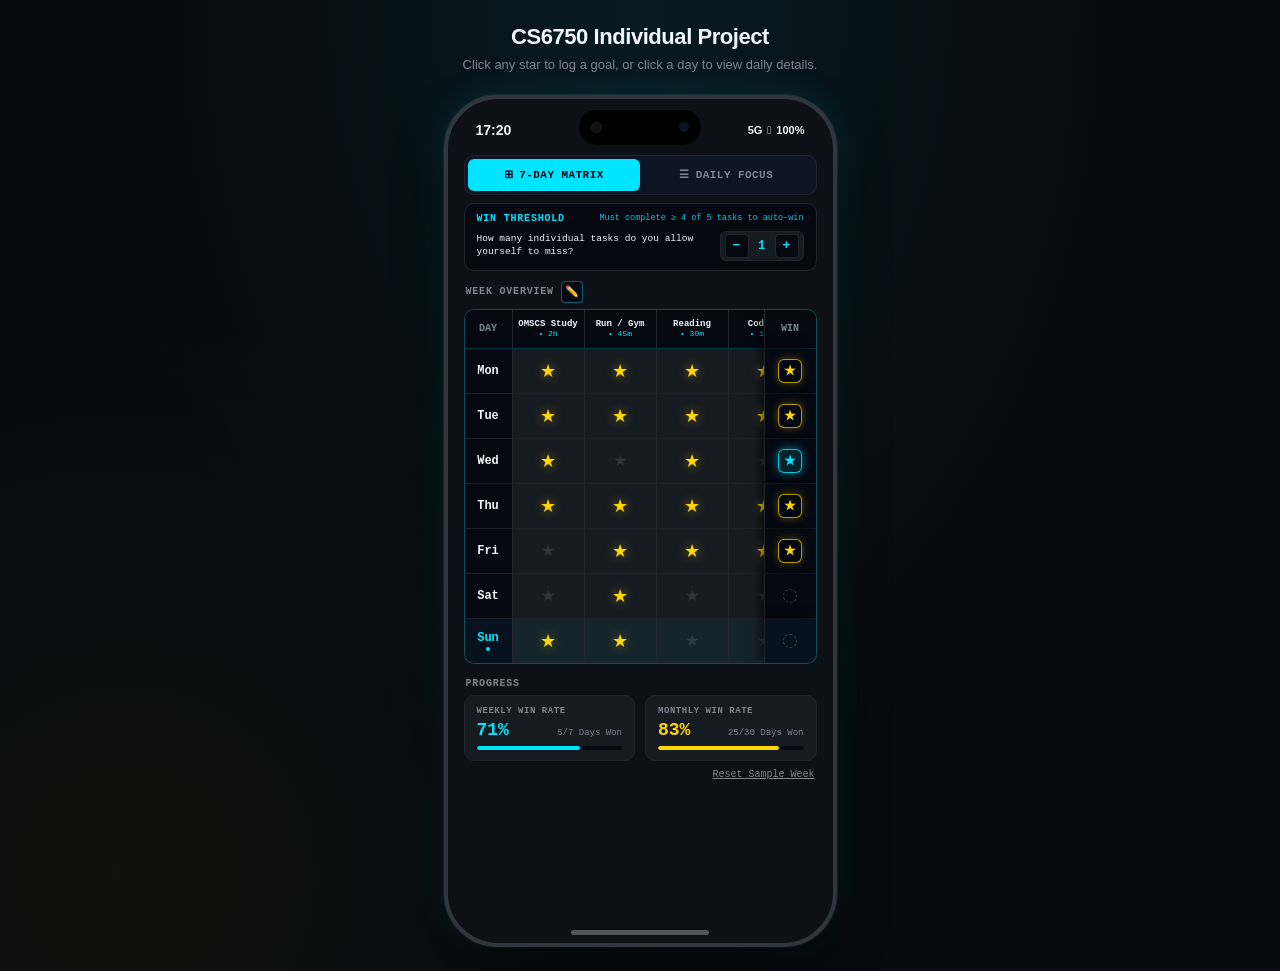
<file: index.html>
<!DOCTYPE html>
<html lang="en">
<head>
  <meta charset="UTF-8">
  <meta name="viewport" content="width=device-width, initial-scale=1.0, maximum-scale=1.0, user-scalable=no, viewport-fit=cover">
  <meta http-equiv="Cache-Control" content="no-cache, no-store, must-revalidate">
  <meta http-equiv="Pragma" content="no-cache">
  <meta http-equiv="Expires" content="0">
  <title>CS6750 Individual Project</title>
  <style>
    /* ==========================================================================
       Midnight Research Design Tokens (Strict Congruency with MomentumTheme.swift)
       ========================================================================== */
    :root {
      --bg-outer: #07090e;
      --bg-canvas: #0d1117;
      --bg-card: #161b22;
      --bg-card-subtle: #0d1525;
      --bg-navy-deep: #050811;
      --border-subtle: #21262d;
      --border-highlight: rgba(0, 229, 255, 0.28);
      --border-glow: rgba(0, 229, 255, 0.6);
      --cyan: #00e5ff;
      --cyan-dim: rgba(0, 229, 255, 0.15);
      --gold: #ffd700;
      --gold-dim: rgba(255, 215, 0, 0.18);
      --gold-glow: rgba(255, 215, 0, 0.45);
      --text-main: #f0f6fc;
      --text-dim: #7d8590;
      --text-muted: #484f58;
      --font-mono: "SF Mono", "JetBrains Mono", ui-monospace, Menlo, Consolas, monospace;
      --font-sans: -apple-system, BlinkMacSystemFont, "SF Pro Display", "SF Pro Text", "Segoe UI", Roboto, sans-serif;
      --radius-sm: 6px;
      --radius-md: 10px;
      --radius-lg: 16px;
      --radius-device: 54px;
      --transition-spring: 0.32s cubic-bezier(0.175, 0.885, 0.32, 1.275);
      --transition-smooth: 0.22s ease;
    }

    * {
      box-sizing: border-box;
      margin: 0;
      padding: 0;
      -webkit-tap-highlight-color: transparent;
      user-select: none;
    }

    body {
      background-color: var(--bg-outer);
      color: var(--text-main);
      font-family: var(--font-sans);
      min-height: 100vh;
      display: flex;
      flex-direction: column;
      align-items: center;
      justify-content: center;
      padding: 24px 16px;
      background-image: 
        radial-gradient(ellipse at 50% 0%, rgba(0, 229, 255, 0.08) 0%, transparent 60%),
        radial-gradient(circle at 10% 90%, rgba(255, 215, 0, 0.04) 0%, transparent 40%);
    }

    /* Ambient Banner on Desktop */
    .desktop-header {
      text-align: center;
      margin-bottom: 20px;
      max-width: 620px;
    }
    .desktop-title {
      font-size: 22px;
      font-weight: 700;
      letter-spacing: -0.02em;
      margin-bottom: 6px;
    }
    .desktop-subtitle {
      font-size: 13px;
      color: var(--text-dim);
      line-height: 1.45;
    }

    /* ==========================================================================
       iPhone 16 Pro Viewport Mockup Container
       ========================================================================== */
    .device-frame {
      position: relative;
      width: 100%;
      max-width: 393px;
      height: 852px;
      background: var(--bg-canvas);
      border-radius: var(--radius-device);
      border: 4px solid #30363d;
      box-shadow: 
        0 25px 60px -15px rgba(0, 0, 0, 0.95),
        0 0 0 1px rgba(255, 255, 255, 0.08),
        0 0 35px rgba(0, 229, 255, 0.12);
      overflow: hidden;
      display: flex;
      flex-direction: column;
    }

    /* Dynamic Island */
    .dynamic-island {
      position: absolute;
      top: 11px;
      left: 50%;
      transform: translateX(-50%);
      width: 122px;
      height: 35px;
      background: #000;
      border-radius: 20px;
      z-index: 100;
      display: flex;
      align-items: center;
      justify-content: space-between;
      padding: 0 12px;
    }
    .island-camera {
      width: 11px;
      height: 11px;
      border-radius: 50%;
      background: #111;
      border: 1px solid #222;
    }
    .island-sensor {
      width: 10px;
      height: 10px;
      border-radius: 50%;
      background: #0d1525;
    }

    /* Status Bar */
    .status-bar {
      height: 48px;
      padding: 14px 28px 0;
      display: flex;
      justify-content: space-between;
      align-items: center;
      font-size: 14px;
      font-weight: 600;
      font-family: var(--font-sans);
      color: var(--text-main);
      z-index: 10;
    }
    .status-icons {
      display: flex;
      gap: 5px;
      align-items: center;
      font-size: 11px;
    }

    /* App Active Screen Area */
    .app-screen {
      flex: 1;
      display: flex;
      flex-direction: column;
      padding: 8px 16px 20px;
      gap: 10px;
      overflow-y: auto;
      scrollbar-width: none;
    }
    .app-screen::-webkit-scrollbar { display: none; }

    /* ==========================================================================
       Tier 1: Segmented Switcher & Win Threshold Controller
       ========================================================================== */
    .mode-selector-wrap {
      display: flex;
      flex-direction: column;
      gap: 8px;
    }

    .segmented-control {
      position: relative;
      display: flex;
      background: var(--bg-card-subtle);
      border: 1px solid var(--border-subtle);
      border-radius: var(--radius-md);
      padding: 3px;
      height: 40px;
    }
    .segmented-slider {
      position: absolute;
      top: 3px;
      bottom: 3px;
      width: calc(50% - 3px);
      background: var(--cyan);
      border-radius: var(--radius-sm);
      transition: transform var(--transition-spring);
      pointer-events: none;
    }
    .segmented-btn {
      flex: 1;
      position: relative;
      z-index: 2;
      background: none;
      border: none;
      font-family: var(--font-mono);
      font-size: 11px;
      font-weight: 700;
      letter-spacing: 0.04em;
      color: var(--text-dim);
      display: flex;
      align-items: center;
      justify-content: center;
      gap: 6px;
      cursor: pointer;
      transition: color var(--transition-smooth);
    }
    .segmented-btn.active {
      color: var(--bg-navy-deep);
    }

    /* WIN THRESHOLD Stepper Bar */
    .threshold-bar {
      background: var(--bg-navy-deep);
      border: 1px solid var(--border-subtle);
      border-radius: var(--radius-md);
      padding: 9px 12px;
      display: flex;
      flex-direction: column;
      gap: 7px;
    }
    .threshold-header-row {
      display: flex;
      align-items: center;
      justify-content: space-between;
      font-family: var(--font-mono);
    }
    .threshold-main-title {
      font-size: 10px;
      font-weight: 800;
      color: var(--cyan);
      letter-spacing: 0.08em;
    }
    .threshold-sub-calc {
      color: rgba(0, 229, 255, 0.85);
      font-size: 8.5px;
    }
    .threshold-question-row {
      display: flex;
      align-items: center;
      justify-content: space-between;
      gap: 8px;
    }
    .threshold-question {
      font-family: var(--font-mono);
      font-size: 9.5px;
      color: var(--text-main);
      line-height: 1.35;
      flex: 1;
    }
    .threshold-stepper {
      display: flex;
      align-items: center;
      gap: 5px;
      background: var(--bg-card);
      border: 1px solid var(--border-subtle);
      border-radius: var(--radius-sm);
      padding: 2px 4px;
    }
    .threshold-step-btn {
      width: 24px;
      height: 24px;
      background: var(--bg-navy-deep);
      border: 1px solid var(--border-subtle);
      border-radius: 4px;
      color: var(--cyan);
      font-family: var(--font-mono);
      font-size: 13px;
      font-weight: 800;
      cursor: pointer;
      display: flex;
      align-items: center;
      justify-content: center;
      transition: all var(--transition-smooth);
    }
    .threshold-step-btn:hover:not(:disabled) {
      background: rgba(0, 229, 255, 0.15);
      border-color: var(--cyan);
      box-shadow: 0 0 8px rgba(0, 229, 255, 0.3);
    }
    .threshold-step-btn:disabled {
      opacity: 0.25;
      cursor: not-allowed;
      color: var(--text-dim);
    }
    .threshold-step-val {
      font-family: var(--font-mono);
      font-size: 12px;
      font-weight: 800;
      color: var(--cyan);
      min-width: 16px;
      text-align: center;
    }

    /* ==========================================================================
       View Mode A: 7-Day Matrix Grid
       ========================================================================= */
    .matrix-section {
      display: flex;
      flex-direction: column;
      gap: 6px;
      animation: fadeIn 0.25s ease-out;
    }
    .section-label-bar {
      display: flex;
      align-items: center;
      justify-content: space-between;
      padding: 0 2px;
      font-family: var(--font-mono);
    }
    .section-title-wrap {
      display: flex;
      align-items: center;
      gap: 7px;
    }
    .section-title {
      font-size: 10px;
      font-weight: 700;
      color: var(--text-dim);
      letter-spacing: 0.08em;
    }
    .pencil-edit-goals-btn {
      background: var(--bg-navy-deep);
      border: 1px solid rgba(0, 229, 255, 0.4);
      border-radius: 4px;
      width: 22px;
      height: 22px;
      display: inline-flex;
      align-items: center;
      justify-content: center;
      cursor: pointer;
      font-size: 11px;
      transition: all var(--transition-smooth);
    }
    .pencil-edit-goals-btn:hover {
      background: rgba(0, 229, 255, 0.15);
      border-color: var(--cyan);
      box-shadow: 0 0 8px rgba(0, 229, 255, 0.35);
      transform: scale(1.08);
    }
    .matrix-table-card {
      background: var(--bg-card);
      border-radius: var(--radius-md);
      border: 1px solid rgba(0, 229, 255, 0.25);
      overflow: hidden;
      display: flex;
      flex-direction: column;
    }

    .matrix-scroll-pane {
      width: 100%;
      overflow-x: auto;
      overflow-y: hidden;
      -webkit-overflow-scrolling: touch;
      scrollbar-width: thin;
      scrollbar-color: rgba(0, 229, 255, 0.45) transparent;
      touch-action: pan-x pan-y;
    }
    .matrix-scroll-pane::-webkit-scrollbar {
      height: 5px;
    }
    .matrix-scroll-pane::-webkit-scrollbar-track {
      background: rgba(5, 8, 17, 0.85);
    }
    .matrix-scroll-pane::-webkit-scrollbar-thumb {
      background: rgba(0, 229, 255, 0.45);
      border-radius: 4px;
    }

    .matrix-table-inner {
      display: flex;
      flex-direction: column;
      width: max-content;
      min-width: 100%;
    }

    .matrix-header-row {
      display: flex;
      width: max-content;
      min-width: 100%;
      background: rgba(5, 8, 17, 0.98);
      border-bottom: 1px solid rgba(0, 229, 255, 0.2);
    }
    .sticky-col-left {
      position: sticky;
      left: 0;
      z-index: 5;
      background: #050811;
    }
    .sticky-col-right {
      position: sticky;
      right: 0;
      z-index: 5;
      background: #050811;
      box-shadow: -4px 0 10px rgba(0, 0, 0, 0.6);
    }
    .matrix-day-th {
      width: 48px;
      flex-shrink: 0;
      display: flex;
      align-items: center;
      justify-content: center;
      font-family: var(--font-mono);
      font-size: 10px;
      font-weight: 700;
      color: var(--text-dim);
      border-right: 1px solid var(--border-subtle);
      height: 38px;
    }
    .matrix-goals-header-group {
      display: flex;
      flex-shrink: 0;
    }
    .matrix-goal-col-th {
      width: 72px;
      flex-shrink: 0;
      padding: 4px 6px;
      display: flex;
      flex-direction: column;
      justify-content: center;
      align-items: center;
      border-right: 1px solid var(--border-subtle);
      text-align: center;
      height: 38px;
    }
    .matrix-goal-col-title {
      font-family: var(--font-mono);
      font-size: 9px;
      font-weight: 700;
      color: var(--text-main);
      white-space: nowrap;
      overflow: hidden;
      text-overflow: ellipsis;
      max-width: 66px;
    }
    .matrix-goal-col-dur {
      font-family: var(--font-mono);
      font-size: 8px;
      color: var(--cyan);
    }
    .matrix-win-th {
      width: 52px;
      flex-shrink: 0;
      display: flex;
      align-items: center;
      justify-content: center;
      font-family: var(--font-mono);
      font-size: 10px;
      font-weight: 700;
      color: var(--text-dim);
      height: 38px;
      border-left: 1px solid var(--border-subtle);
    }

    /* Day Rows */
    .matrix-row {
      display: flex;
      width: max-content;
      min-width: 100%;
      border-bottom: 1px solid rgba(33, 38, 45, 0.6);
      transition: background 0.15s ease;
    }
    .matrix-row:last-child {
      border-bottom: none;
    }
    .matrix-row.is-today {
      background: rgba(0, 229, 255, 0.04);
    }
    .matrix-day-btn {
      width: 48px;
      flex-shrink: 0;
      height: 44px;
      border: none;
      border-right: 1px solid var(--border-subtle);
      display: flex;
      flex-direction: column;
      align-items: center;
      justify-content: center;
      cursor: pointer;
      gap: 2px;
      transition: all var(--transition-smooth);
    }
    .matrix-row.is-today .matrix-day-btn {
      background: #08111e;
    }
    .matrix-day-code {
      font-family: var(--font-mono);
      font-size: 12px;
      font-weight: 700;
      color: var(--text-main);
    }
    .matrix-day-btn.today .matrix-day-code {
      color: var(--cyan);
    }
    .matrix-day-dot {
      width: 4px;
      height: 4px;
      border-radius: 50%;
      background: var(--cyan);
    }

    .matrix-row-goals-group {
      display: flex;
      flex-shrink: 0;
    }
    .matrix-star-cell {
      width: 72px;
      flex-shrink: 0;
      height: 44px;
      display: flex;
      align-items: center;
      justify-content: center;
      border-right: 1px solid var(--border-subtle);
      cursor: pointer;
      background: none;
      border-top: none;
      border-bottom: none;
      border-left: none;
    }
    .star-icon {
      font-size: 16px;
      color: rgba(125, 133, 144, 0.25);
      transition: all var(--transition-spring);
    }
    /* REGULAR GOAL STARS ARE YELLOW */
    .matrix-star-cell.active .star-icon {
      color: var(--gold);
      text-shadow: 0 0 10px var(--gold-glow);
      transform: scale(1.15);
    }

    .matrix-win-cell {
      width: 52px;
      flex-shrink: 0;
      display: flex;
      align-items: center;
      justify-content: center;
      cursor: pointer;
      border: none;
      border-left: 1px solid var(--border-subtle);
    }
    .matrix-row.is-today .matrix-win-cell {
      background: #08111e;
    }
    .win-badge-pill {
      display: inline-flex;
      align-items: center;
      justify-content: center;
      width: 24px;
      height: 24px;
      border-radius: var(--radius-sm);
      background: var(--bg-navy-deep);
      font-size: 13px;
      font-weight: 700;
    }
    /* Auto-won: Yellow Star */
    .win-badge-pill.auto {
      border: 1px solid rgba(255, 215, 0, 0.7);
      color: var(--gold);
      box-shadow: 0 0 8px rgba(255, 215, 0, 0.3);
    }
    /* Manual Override: Blue Star */
    .win-badge-pill.override {
      border: 1px solid rgba(0, 229, 255, 0.85);
      color: var(--cyan);
      box-shadow: 0 0 10px rgba(0, 229, 255, 0.5);
      background: rgba(0, 229, 255, 0.12);
    }
    .win-empty-circle {
      width: 14px;
      height: 14px;
      border-radius: 50%;
      border: 1.5px dashed rgba(125, 133, 144, 0.4);
    }

    /* ==========================================================================
       View Mode B: Daily Focus (Vertical 3-Column + Date Pills)
       ========================================================================== */
    .daily-section {
      display: flex;
      flex-direction: column;
      gap: 10px;
      animation: fadeIn 0.25s ease-out;
    }

    /* Horizontal Date Pill Bar */
    .daily-pills-bar {
      display: flex;
      gap: 6px;
      overflow-x: auto;
      scrollbar-width: none;
      padding: 2px 0;
    }
    .daily-pills-bar::-webkit-scrollbar { display: none; }
    .date-pill {
      flex: 1;
      min-width: 44px;
      height: 44px;
      border-radius: var(--radius-md);
      background: var(--bg-card);
      border: 1px solid var(--border-subtle);
      display: flex;
      flex-direction: column;
      align-items: center;
      justify-content: center;
      gap: 3px;
      cursor: pointer;
      transition: all var(--transition-smooth);
    }
    .date-pill:hover {
      border-color: rgba(0, 229, 255, 0.3);
    }
    .date-pill.active {
      background: var(--cyan);
      border-color: var(--cyan);
      box-shadow: 0 0 12px rgba(0, 229, 255, 0.35);
    }
    .date-pill-day {
      font-family: var(--font-mono);
      font-size: 11px;
      font-weight: 700;
      color: var(--text-dim);
    }
    .date-pill.active .date-pill-day {
      color: var(--bg-navy-deep);
    }
    .date-pill-win-icon {
      font-size: 8px;
    }
    .date-pill-win-icon.auto {
      color: var(--gold);
    }
    .date-pill-win-icon.override {
      color: var(--cyan);
    }
    .date-pill.active .date-pill-win-icon.auto,
    .date-pill.active .date-pill-win-icon.override {
      color: var(--bg-navy-deep);
    }

    /* 3-Column Goals Card */
    .daily-card {
      background: var(--bg-card);
      border-radius: var(--radius-md);
      border: 1px solid var(--border-subtle);
      overflow: hidden;
    }
    .daily-table-header {
      display: grid;
      grid-template-columns: 1fr 54px 64px;
      padding: 10px 14px;
      background: rgba(5, 8, 17, 0.95);
      border-bottom: 1px solid var(--border-subtle);
      font-family: var(--font-mono);
      font-size: 10px;
      font-weight: 700;
      color: var(--text-dim);
      letter-spacing: 0.06em;
    }
    .col-align-center { text-align: center; }
    .col-align-right { text-align: right; }

    .daily-goal-row {
      display: grid;
      grid-template-columns: 1fr 54px 64px;
      align-items: center;
      padding: 10px 14px;
      border-bottom: 1px solid rgba(33, 38, 45, 0.5);
      transition: background 0.15s ease;
    }
    .daily-goal-row:last-child {
      border-bottom: none;
    }
    .daily-goal-meta {
      display: flex;
      flex-direction: column;
      gap: 2px;
      overflow: hidden;
    }
    .daily-goal-title-wrap {
      display: flex;
      align-items: center;
      gap: 6px;
    }
    .daily-goal-idx {
      font-family: var(--font-mono);
      font-size: 10px;
      font-weight: 700;
      color: var(--text-dim);
    }
    .daily-goal-name {
      font-family: var(--font-mono);
      font-size: 13px;
      font-weight: 700;
      color: var(--text-main);
      white-space: nowrap;
      overflow: hidden;
      text-overflow: ellipsis;
    }
    .daily-goal-dur {
      font-family: var(--font-mono);
      font-size: 10px;
      color: var(--cyan);
      display: flex;
      align-items: center;
      gap: 4px;
    }

    .daily-star-btn {
      justify-self: center;
      width: 44px;
      height: 44px;
      background: none;
      border: none;
      cursor: pointer;
      display: flex;
      align-items: center;
      justify-content: center;
    }
    .daily-star-btn .star-icon {
      font-size: 22px;
    }
    /* REGULAR GOAL STARS ARE YELLOW */
    .daily-star-btn.active .star-icon {
      color: var(--gold);
      text-shadow: 0 0 12px var(--gold-glow);
      transform: scale(1.18);
    }

    .daily-streak-badge {
      justify-self: end;
      display: inline-flex;
      align-items: center;
      gap: 3px;
      padding: 3px 7px;
      border-radius: var(--radius-sm);
      font-family: var(--font-mono);
      font-size: 12px;
      font-weight: 700;
      background: var(--bg-navy-deep);
      border: 1px solid var(--border-subtle);
      color: var(--text-dim);
    }
    .daily-streak-badge.active {
      border-color: rgba(0, 229, 255, 0.4);
      color: var(--text-main);
    }
    .daily-streak-badge.active span {
      color: var(--gold);
    }

    /* Component: Prominent Hybrid "Did You Win The Day?" Button */
    .win-day-control {
      width: 100%;
      background: var(--bg-card);
      border: 1px solid var(--border-subtle);
      border-radius: var(--radius-md);
      padding: 12px 14px;
      display: flex;
      align-items: center;
      gap: 12px;
      cursor: pointer;
      transition: all var(--transition-smooth);
    }
    .win-day-control:hover {
      border-color: rgba(0, 229, 255, 0.4);
    }
    .win-day-control.won.auto {
      background: rgba(255, 215, 0, 0.05);
      border-color: rgba(255, 215, 0, 0.5);
    }
    .win-day-control.won.override {
      background: rgba(0, 229, 255, 0.06);
      border-color: rgba(0, 229, 255, 0.5);
    }
    .win-day-icon {
      font-size: 24px;
      color: rgba(125, 133, 144, 0.4);
      transition: all var(--transition-spring);
    }
    .win-day-control.won.auto .win-day-icon {
      color: var(--gold);
      text-shadow: 0 0 12px var(--gold-glow);
      transform: scale(1.15);
    }
    .win-day-control.won.override .win-day-icon {
      color: var(--cyan);
      text-shadow: 0 0 12px rgba(0, 229, 255, 0.6);
      transform: scale(1.15);
    }
    .win-day-text-wrap {
      flex: 1;
      display: flex;
      flex-direction: column;
      gap: 2px;
      text-align: left;
    }
    .win-day-title {
      font-family: var(--font-mono);
      font-size: 13px;
      font-weight: 700;
      color: var(--text-main);
    }
    .win-day-control.won.auto .win-day-title {
      color: var(--gold);
    }
    .win-day-control.won.override .win-day-title {
      color: var(--cyan);
    }
    .win-day-subtitle {
      font-family: var(--font-mono);
      font-size: 10px;
      color: var(--text-dim);
    }
    .win-day-claim-pill {
      font-family: var(--font-mono);
      font-size: 10px;
      font-weight: 700;
      padding: 5px 10px;
      border-radius: var(--radius-sm);
      background: var(--bg-navy-deep);
      color: var(--text-dim);
      border: 1px solid var(--border-subtle);
    }
    .win-day-claim-pill.auto {
      background: rgba(255, 215, 0, 0.1);
      color: var(--gold);
      border: 1px solid rgba(255, 215, 0, 0.5);
    }
    .win-day-claim-pill.override {
      background: rgba(0, 229, 255, 0.12);
      color: var(--cyan);
      border: 1px solid rgba(0, 229, 255, 0.6);
    }

    /* ==========================================================================
       Component: Persistent Aggregate Telemetry Footer
       ========================================================================== */
    .telemetry-footer {
      display: flex;
      flex-direction: column;
      gap: 6px;
      margin-top: 4px;
    }
    .telemetry-grid {
      display: grid;
      grid-template-columns: 1fr 1fr;
      gap: 10px;
    }
    .telemetry-card {
      background: var(--bg-card);
      border: 1px solid var(--border-subtle);
      border-radius: var(--radius-md);
      padding: 10px 12px;
      display: flex;
      flex-direction: column;
      gap: 4px;
    }
    .telemetry-header {
      font-family: var(--font-mono);
      font-size: 9px;
      font-weight: 700;
      color: var(--text-dim);
      letter-spacing: 0.06em;
    }
    .telemetry-val-row {
      display: flex;
      align-items: baseline;
      justify-content: space-between;
    }
    .telemetry-pct {
      font-family: var(--font-mono);
      font-size: 18px;
      font-weight: 800;
    }
    .telemetry-pct.cyan { color: var(--cyan); }
    .telemetry-pct.gold { color: var(--gold); }
    .telemetry-sub {
      font-family: var(--font-mono);
      font-size: 9px;
      color: var(--text-dim);
    }
    .progress-track {
      width: 100%;
      height: 4px;
      background: var(--bg-navy-deep);
      border-radius: 999px;
      overflow: hidden;
      margin-top: 2px;
    }
    .progress-fill {
      height: 100%;
      border-radius: 999px;
      transition: width 0.3s ease;
    }
    .progress-fill.cyan {
      background: var(--cyan);
      box-shadow: 0 0 8px rgba(0, 229, 255, 0.6);
    }
    .progress-fill.gold {
      background: var(--gold);
      box-shadow: 0 0 8px var(--gold-glow);
    }

    .demo-controls-bar {
      display: flex;
      justify-content: space-between;
      align-items: center;
      padding: 2px 2px 0;
    }
    .demo-reset-btn {
      background: none;
      border: none;
      color: var(--text-dim);
      font-family: var(--font-mono);
      font-size: 10px;
      cursor: pointer;
      text-decoration: underline;
      transition: color 0.15s;
    }
    .demo-reset-btn:hover {
      color: var(--cyan);
    }

    /* ==========================================================================
       Tactical Modals (Override Confirmation & Goal Manager)
       ========================================================================== */
    .tactical-modal-backdrop {
      position: absolute;
      inset: 0;
      background: rgba(3, 5, 12, 0.85);
      backdrop-filter: blur(6px);
      -webkit-backdrop-filter: blur(6px);
      display: flex;
      align-items: center;
      justify-content: center;
      z-index: 1000;
      padding: 16px;
      animation: fadeIn 0.15s ease-out;
    }
    .tactical-modal-card {
      width: 100%;
      max-width: 320px;
      background: var(--bg-card);
      border: 1px solid rgba(0, 229, 255, 0.4);
      border-radius: var(--radius-md);
      padding: 18px 16px;
      box-shadow: 0 12px 36px rgba(0, 0, 0, 0.75), 0 0 20px rgba(0, 229, 255, 0.15);
      display: flex;
      flex-direction: column;
      gap: 12px;
    }
    .tactical-modal-header {
      display: flex;
      align-items: center;
      justify-content: space-between;
      gap: 8px;
    }
    .modal-header-left {
      display: flex;
      align-items: center;
      gap: 7px;
    }
    .tactical-modal-icon {
      font-size: 15px;
    }
    .tactical-modal-title {
      font-family: var(--font-mono);
      font-size: 11.5px;
      font-weight: 800;
      color: var(--cyan);
      letter-spacing: 0.06em;
    }
    .modal-close-btn {
      background: none;
      border: none;
      color: var(--text-dim);
      font-size: 14px;
      cursor: pointer;
      padding: 2px 6px;
    }
    .modal-close-btn:hover {
      color: var(--cyan);
    }
    .tactical-modal-body {
      font-size: 12px;
      line-height: 1.45;
      color: var(--text-main);
      margin: 0;
    }
    .tactical-modal-subtitle {
      font-family: var(--font-mono);
      font-size: 10px;
      color: var(--text-dim);
      line-height: 1.4;
    }
    .tactical-modal-actions {
      display: flex;
      gap: 8px;
      margin-top: 4px;
    }
    .modal-btn {
      flex: 1;
      height: 34px;
      border-radius: var(--radius-sm);
      font-family: var(--font-mono);
      font-size: 10px;
      font-weight: 700;
      cursor: pointer;
      display: flex;
      align-items: center;
      justify-content: center;
      transition: all var(--transition-smooth);
    }
    .modal-btn.cancel {
      background: var(--bg-navy-deep);
      border: 1px solid var(--border-subtle);
      color: var(--text-dim);
    }
    .modal-btn.confirm {
      background: var(--cyan);
      border: 1px solid var(--cyan);
      color: var(--bg-navy-deep);
      box-shadow: 0 0 10px rgba(0, 229, 255, 0.4);
    }

    /* Goal Manager List */
    .goals-manager-list {
      display: flex;
      flex-direction: column;
      gap: 6px;
      max-height: 190px;
      overflow-y: auto;
      padding-right: 2px;
    }
    .goal-manager-row {
      display: flex;
      align-items: center;
      justify-content: space-between;
      background: var(--bg-navy-deep);
      border: 1px solid var(--border-subtle);
      border-radius: var(--radius-sm);
      padding: 6px 10px;
    }
    .goal-manager-meta {
      display: flex;
      align-items: center;
      gap: 6px;
      overflow: hidden;
    }
    .goal-manager-title {
      font-family: var(--font-mono);
      font-size: 11px;
      font-weight: 700;
      color: var(--text-main);
      white-space: nowrap;
      overflow: hidden;
      text-overflow: ellipsis;
      max-width: 140px;
    }
    .goal-manager-dur {
      font-size: 10px;
      color: var(--cyan);
    }
    .goal-manager-del-btn {
      background: none;
      border: 1px solid rgba(255, 75, 75, 0.4);
      color: #ff6b6b;
      border-radius: 4px;
      font-family: var(--font-mono);
      font-size: 9.5px;
      font-weight: 700;
      padding: 3px 6px;
      cursor: pointer;
      transition: all var(--transition-smooth);
    }
    .goal-manager-del-btn:hover {
      background: rgba(255, 75, 75, 0.15);
      border-color: #ff6b6b;
    }
    .goal-manager-locked-badge {
      font-family: var(--font-mono);
      font-size: 8.5px;
      font-weight: 700;
      color: var(--text-dim);
      background: rgba(125, 133, 144, 0.15);
      padding: 3px 6px;
      border-radius: 3px;
    }
    .add-goal-section {
      display: flex;
      flex-direction: column;
      gap: 6px;
      border-top: 1px solid var(--border-subtle);
      padding-top: 10px;
      margin-top: 4px;
    }
    .add-goal-header {
      font-family: var(--font-mono);
      font-size: 9.5px;
      font-weight: 700;
      color: var(--cyan);
    }
    .add-goal-row {
      display: flex;
      gap: 6px;
    }
    .add-goal-input {
      background: var(--bg-navy-deep);
      border: 1px solid var(--border-subtle);
      border-radius: var(--radius-sm);
      color: var(--text-main);
      font-family: var(--font-mono);
      font-size: 11px;
      padding: 6px 8px;
      outline: none;
      flex: 1;
    }
    .add-goal-input.dur {
      max-width: 75px;
    }
    .add-goal-submit-btn {
      background: var(--cyan);
      border: none;
      border-radius: var(--radius-sm);
      color: var(--bg-navy-deep);
      font-family: var(--font-mono);
      font-size: 10.5px;
      font-weight: 800;
      padding: 7px;
      cursor: pointer;
      box-shadow: 0 0 10px rgba(0, 229, 255, 0.35);
    }

    /* Home Indicator */
    .home-indicator {
      position: absolute;
      bottom: 8px;
      left: 50%;
      transform: translateX(-50%);
      width: 138px;
      height: 5px;
      background: #f0f6fc;
      opacity: 0.3;
      border-radius: 10px;
    }

    @keyframes fadeIn {
      from { opacity: 0; transform: translateY(4px); }
      to { opacity: 1; transform: translateY(0); }
    }
    .pop {
      animation: popAnim 0.22s cubic-bezier(0.175, 0.885, 0.32, 1.275);
    }
    @keyframes popAnim {
      0% { transform: scale(1); }
      50% { transform: scale(1.35); }
      100% { transform: scale(1); }
    }

    @media (max-height: 860px), (max-width: 480px) {
      body {
        padding: 0;
        background: var(--bg-canvas);
      }
      .desktop-header {
        display: none;
      }
      .device-frame {
        max-width: 100vw;
        height: 100vh;
        border-radius: 0;
        border: none;
        box-shadow: none;
      }
      .home-indicator {
        bottom: 4px;
      }
      .status-bar {
        padding-top: 8px;
        height: 38px;
      }
    }
  </style>
</head>
<body>

  <!-- Desktop Presentation Banner -->
  <header class="desktop-header">
    <h1 class="desktop-title">CS6750 Individual Project</h1>
    <p class="desktop-subtitle">
      Click any star to log a goal, or click a day to view daily details.
    </p>
  </header>

  <!-- iPhone 16 Pro Viewport Container -->
  <div class="device-frame">
    <!-- Dynamic Island -->
    <div class="dynamic-island">
      <div class="island-camera"></div>
      <div class="island-sensor"></div>
    </div>

    <!-- Status Bar -->
    <div class="status-bar">
      <span id="current-time">9:41</span>
      <div class="status-icons">
        <span>5G</span>
        <span>􀛨</span>
        <span>100%</span>
      </div>
    </div>

    <!-- Active App Screen -->
    <main class="app-screen">

      <!-- TIER 1: TOP MODE SEGMENTED CONTROL & WIN THRESHOLD -->
      <section class="mode-selector-wrap">
        <div class="segmented-control">
          <div class="segmented-slider" id="mode-slider"></div>
          <button class="segmented-btn active" id="btn-mode-matrix" onclick="setViewMode('matrix')">
            <span>⊞</span> 7-DAY MATRIX
          </button>
          <button class="segmented-btn" id="btn-mode-daily" onclick="setViewMode('daily')">
            <span>☰</span> DAILY FOCUS
          </button>
        </div>

        <div class="threshold-bar">
          <div class="threshold-header-row">
            <span class="threshold-main-title">WIN THRESHOLD</span>
            <span class="threshold-sub-calc" id="threshold-calc-text">Must complete ≥ 4 of 5 tasks to auto-win</span>
          </div>
          <div class="threshold-question-row">
            <span class="threshold-question">How many individual tasks do you allow yourself to miss?</span>
            <div class="threshold-stepper">
              <button class="threshold-step-btn" id="btn-miss-dec" onclick="decrementAllowedMisses()" title="Decrease allowed misses">−</button>
              <span class="threshold-step-val" id="allowed-misses-val">1</span>
              <button class="threshold-step-btn" id="btn-miss-inc" onclick="incrementAllowedMisses()" title="Increase allowed misses">+</button>
            </div>
          </div>
        </div>
      </section>

      <!-- VIEW MODE A: 7-DAY MATRIX GRID -->
      <section class="matrix-section" id="view-matrix">
        <div class="section-label-bar">
          <div class="section-title-wrap">
            <span class="section-title">WEEK OVERVIEW</span>
            <button class="pencil-edit-goals-btn" onclick="openGoalsModal()" title="Add or Remove Goals">
              <span>✏️</span>
            </button>
          </div>
        </div>

        <div class="matrix-table-card">
          <div class="matrix-scroll-pane">
            <div class="matrix-table-inner">
              <!-- Table Header -->
              <div class="matrix-header-row">
                <div class="matrix-day-th sticky-col-left">DAY</div>
                <div class="matrix-goals-header-group" id="matrix-goals-header">
                  <!-- Dynamically populated goal headers -->
                </div>
                <div class="matrix-win-th sticky-col-right">WIN</div>
              </div>

              <!-- 7 Day Rows (Mon .. Sun) -->
              <div id="matrix-rows-container">
                <!-- Dynamically populated day rows -->
              </div>
            </div>
          </div>
        </div>
      </section>

      <!-- VIEW MODE B: DAILY FOCUS (Vertical 3-Column + Date Pills) -->
      <section class="daily-section" id="view-daily" style="display: none;">
        <!-- Date Pills Row -->
        <div class="daily-pills-bar" id="daily-date-pills">
          <!-- Dynamically populated date pills -->
        </div>

        <!-- 3-Column Goals Table -->
        <div class="daily-card">
          <div class="daily-table-header">
            <span>GOAL / TARGET</span>
            <span class="col-align-center">STATUS</span>
            <span class="col-align-right">STREAK</span>
          </div>

          <div id="daily-goals-container">
            <!-- Dynamically populated goals rows -->
          </div>
        </div>

        <!-- Prominent Hybrid "Did You Win The Day?" Button -->
        <button class="win-day-control" id="daily-win-btn" onclick="toggleWinForSelectedDay()">
          <span class="win-day-icon">★</span>
          <div class="win-day-text-wrap">
            <div class="win-day-title" id="daily-win-title">Did you win the day?</div>
            <div class="win-day-subtitle" id="daily-win-sub">Tap to mark day as won</div>
          </div>
          <div id="daily-win-badge-slot">
            <div class="win-day-claim-pill">MARK WIN</div>
          </div>
        </button>
      </section>

      <!-- TIER 3: PERSISTENT PROGRESS FOOTER -->
      <footer class="telemetry-footer">
        <div class="section-label-bar">
          <span class="section-title">PROGRESS</span>
        </div>

        <div class="telemetry-grid">
          <!-- Weekly Win Card -->
          <div class="telemetry-card">
            <div class="telemetry-header">WEEKLY WIN RATE</div>
            <div class="telemetry-val-row">
              <span class="telemetry-pct cyan" id="telemetry-weekly-pct">71%</span>
              <span class="telemetry-sub" id="telemetry-weekly-sub">5/7 Days Won</span>
            </div>
            <div class="progress-track">
              <div class="progress-fill cyan" id="telemetry-weekly-bar" style="width: 71%;"></div>
            </div>
          </div>

          <!-- Monthly Win Card -->
          <div class="telemetry-card">
            <div class="telemetry-header">MONTHLY WIN RATE</div>
            <div class="telemetry-val-row">
              <span class="telemetry-pct gold" id="telemetry-monthly-pct">83%</span>
              <span class="telemetry-sub" id="telemetry-monthly-sub">25/30 Days Won</span>
            </div>
            <div class="progress-track">
              <div class="progress-fill gold" id="telemetry-monthly-bar" style="width: 83%;"></div>
            </div>
          </div>
        </div>

        <div class="demo-controls-bar">
          <span></span>
          <button class="demo-reset-btn" onclick="resetSampleData()">Reset Sample Week</button>
        </div>
      </footer>

    </main>

    <!-- Override Confirmation Modal -->
    <div id="override-modal" class="tactical-modal-backdrop" style="display: none;">
      <div class="tactical-modal-card">
        <div class="tactical-modal-header">
          <div class="modal-header-left">
            <span class="tactical-modal-icon">⚠️</span>
            <span class="tactical-modal-title" id="override-modal-title">OVERRIDE DAY WIN?</span>
          </div>
        </div>
        <p class="tactical-modal-body" id="override-modal-body">
          Mark Wednesday as a WIN despite missing required tasks?
        </p>
        <div class="tactical-modal-actions">
          <button class="modal-btn cancel" onclick="closeOverrideModal()">CANCEL</button>
          <button class="modal-btn confirm" id="override-modal-confirm-btn" onclick="confirmOverrideAction()">YES, OVERRIDE (★ BLUE)</button>
        </div>
      </div>
    </div>

    <!-- Goal Manager Modal -->
    <div id="goals-modal" class="tactical-modal-backdrop" style="display: none;">
      <div class="tactical-modal-card goals-modal-card">
        <div class="tactical-modal-header">
          <div class="modal-header-left">
            <span class="tactical-modal-icon">✏️</span>
            <span class="tactical-modal-title">MANAGE GOALS</span>
          </div>
          <button class="modal-close-btn" onclick="closeGoalsModal()">✕</button>
        </div>
        <p class="tactical-modal-subtitle">Add or remove goals. You cannot have less than 1 goal.</p>
        
        <div class="goals-manager-list" id="goals-manager-list">
          <!-- Populated dynamically -->
        </div>

        <div class="add-goal-section">
          <span class="add-goal-header">+ ADD NEW GOAL</span>
          <div class="add-goal-row">
            <input type="text" id="add-goal-name-input" class="add-goal-input" placeholder="Goal title (e.g. Reading)" />
            <input type="text" id="add-goal-dur-input" class="add-goal-input dur" placeholder="Duration (e.g. 30m)" />
          </div>
          <button class="add-goal-submit-btn" onclick="submitNewGoalFromModal()">+ ADD GOAL</button>
        </div>
      </div>
    </div>

    <!-- Home Indicator -->
    <div class="home-indicator"></div>
  </div>

  <script>
    // --- Audio Haptic Synthesizer (Web Audio API) ---
    const AudioEngine = {
      ctx: null,
      init() {
        if (!this.ctx) {
          const AudioContext = window.AudioContext || window.webkitAudioContext;
          if (AudioContext) this.ctx = new AudioContext();
        }
      },
      click() {
        try {
          this.init();
          if (!this.ctx) return;
          const osc = this.ctx.createOscillator();
          const gain = this.ctx.createGain();
          osc.type = "sine";
          osc.frequency.setValueAtTime(800, this.ctx.currentTime);
          osc.frequency.exponentialRampToValueAtTime(300, this.ctx.currentTime + 0.04);
          gain.gain.setValueAtTime(0.2, this.ctx.currentTime);
          gain.gain.exponentialRampToValueAtTime(0.01, this.ctx.currentTime + 0.04);
          osc.connect(gain);
          gain.connect(this.ctx.destination);
          osc.start();
          osc.stop(this.ctx.currentTime + 0.04);
        } catch(e) {}
      },
      win() {
        try {
          this.init();
          if (!this.ctx) return;
          const now = this.ctx.currentTime;
          [523.25, 659.25, 783.99, 1046.50].forEach((freq, i) => {
            const osc = this.ctx.createOscillator();
            const gain = this.ctx.createGain();
            osc.type = "triangle";
            osc.frequency.setValueAtTime(freq, now + i * 0.06);
            gain.gain.setValueAtTime(0.18, now + i * 0.06);
            gain.gain.exponentialRampToValueAtTime(0.001, now + i * 0.06 + 0.22);
            osc.connect(gain);
            gain.connect(this.ctx.destination);
            osc.start(now + i * 0.06);
            osc.stop(now + i * 0.06 + 0.22);
          });
        } catch(e) {}
      }
    };

    // --- State Model ---
    const DAYS = ["Mon", "Tue", "Wed", "Thu", "Fri", "Sat", "Sun"];
    const GOALS = [
      { id: 0, title: "OMSCS Study", duration: "2h" },
      { id: 1, title: "Run / Gym", duration: "45m" },
      { id: 2, title: "Reading", duration: "30m" },
      { id: 3, title: "Coding", duration: "1.5h" },
      { id: 4, title: "Hydration", duration: "3L" }
    ];

    let currentMode = "matrix"; // "matrix" | "daily"
    let selectedDayIndex = 6; // Default to Sunday (today)
    let allowedMisses = 1; // "How many individual tasks do you allow yourself to miss?"
    let manualWins = new Set([2]); // Wed has manual win initially (renders BLUE star)
    let manualLosses = new Set();

    // Grid data: 7 days x 5 goals (true/false)
    let gridData = [
      [true,  true,  true,  true,  true ], // Mon: 5/5
      [true,  true,  true,  true,  false], // Tue: 4/5
      [true,  false, true,  false, false], // Wed: 2/5 (manual win -> BLUE star)
      [true,  true,  true,  true,  true ], // Thu: 5/5
      [false, true,  true,  true,  true ], // Fri: 4/5
      [false, true,  false, false, true ], // Sat: 2/5
      [true,  true,  false, false, true ]  // Sun: 3/5
    ];

    // 23 past days data for 30-day monthly telemetry (approx 83%)
    const pastMonthlyWinsCount = 20;

    // --- Core Computation Helpers ---
    function defaultAutoWon(dayIdx) {
      const goalsCount = GOALS.length;
      if (goalsCount === 0) return false;
      let completed = 0;
      for (let g = 0; g < goalsCount; g++) {
        if (gridData[dayIdx] && gridData[dayIdx][g]) completed++;
      }
      if (completed === goalsCount) return true; // Hitting all goals always wins!
      const maxMisses = Math.max(0, goalsCount - 1);
      const safeMisses = Math.min(maxMisses, Math.max(0, allowedMisses));
      const required = Math.max(1, goalsCount - safeMisses);
      return completed >= required;
    }

    function computeDayStatus(dayIdx) {
      const goalsCount = GOALS.length;
      let completed = 0;
      for (let g = 0; g < goalsCount; g++) {
        if (gridData[dayIdx] && gridData[dayIdx][g]) completed++;
      }

      const autoWon = defaultAutoWon(dayIdx);
      let isWon = false;
      let isOverride = false;

      if (manualLosses.has(dayIdx)) {
        isWon = false;
        isOverride = false;
      } else if (manualWins.has(dayIdx)) {
        isWon = true;
        isOverride = true; // explicitly overridden by user -> BLUE STAR
      } else {
        isWon = autoWon;
        isOverride = false; // naturally earned via threshold -> YELLOW STAR
      }

      return {
        completed,
        total: goalsCount,
        isAutoWon: autoWon,
        isOverride,
        isWon
      };
    }

    function calculateStreakForGoal(goalIdx) {
      let streak = 0;
      for (let d = 6; d >= 0; d--) {
        if (gridData[d] && gridData[d][goalIdx]) {
          streak++;
        } else {
          break;
        }
      }
      if (streak === 7) streak += 5;
      else if (streak >= 3) streak += 2;
      return streak;
    }

    function computeAggregateStats() {
      let weekWins = 0;
      for (let d = 0; d < 7; d++) {
        if (computeDayStatus(d).isWon) weekWins++;
      }
      const weeklyPct = Math.round((weekWins / 7) * 100);
      const totalMonthlyWins = weekWins + pastMonthlyWinsCount;
      const totalMonthlyDays = 30;
      const monthlyPct = Math.round((totalMonthlyWins / totalMonthlyDays) * 100);

      return {
        weekWins,
        weeklyPct,
        totalMonthlyWins,
        monthlyPct
      };
    }

    // --- User Actions & Modal Logic ---
    function setViewMode(mode) {
      currentMode = mode;
      const slider = document.getElementById("mode-slider");
      const btnMatrix = document.getElementById("btn-mode-matrix");
      const btnDaily = document.getElementById("btn-mode-daily");
      const viewMatrix = document.getElementById("view-matrix");
      const viewDaily = document.getElementById("view-daily");

      if (mode === "matrix") {
        slider.style.transform = "translateX(0)";
        btnMatrix.classList.add("active");
        btnDaily.classList.remove("active");
        viewMatrix.style.display = "flex";
        viewDaily.style.display = "none";
      } else {
        slider.style.transform = "translateX(100%)";
        btnDaily.classList.add("active");
        btnMatrix.classList.remove("active");
        viewDaily.style.display = "flex";
        viewDaily.style.display = "none";
        viewDaily.style.display = "flex";
        viewMatrix.style.display = "none";
      }
      AudioEngine.click();
      renderAll();
    }

    function zoomToDay(dayIdx) {
      selectedDayIndex = dayIdx;
      setViewMode("daily");
    }

    function selectDailyDay(dayIdx) {
      selectedDayIndex = dayIdx;
      AudioEngine.click();
      renderDailyFocus();
    }

    function toggleStar(dayIdx, goalIdx, el) {
      AudioEngine.click();
      if (!gridData[dayIdx]) gridData[dayIdx] = [];
      gridData[dayIdx][goalIdx] = !gridData[dayIdx][goalIdx];
      if (el) {
        el.classList.add("pop");
        setTimeout(() => el.classList.remove("pop"), 220);
      }
      const status = computeDayStatus(dayIdx);
      if (status.isWon) AudioEngine.win();
      renderAll();
    }

    // --- Override Confirmation Workflow ---
    let pendingModalDay = null;
    let pendingModalAction = null; // 'override' | 'removeOverride' | 'markLoss'

    function handleWinCellClick(dayIdx) {
      AudioEngine.click();
      const status = computeDayStatus(dayIdx);
      const dayName = DAYS[dayIdx];
      pendingModalDay = dayIdx;

      if (manualWins.has(dayIdx)) {
        // Currently overridden -> prompt to remove override
        pendingModalAction = 'removeOverride';
        showOverrideModal(
          "REMOVE MANUAL OVERRIDE?",
          `Remove the manual win override for ${dayName}?`,
          "YES, REMOVE OVERRIDE"
        );
      } else if (status.isWon) {
        // Earned automatically -> prompt to force as loss
        pendingModalAction = 'markLoss';
        showOverrideModal(
          "MARK DAY AS LOSS?",
          `Manually mark ${dayName} as a LOSS despite meeting required tasks?`,
          "YES, MARK AS LOSS"
        );
      } else if (manualLosses.has(dayIdx)) {
        // Was forced loss -> restore natural state
        manualLosses.delete(dayIdx);
        renderAll();
      } else {
        // NOT WON -> ASK USER IF THEY WANT TO OVERRIDE!
        pendingModalAction = 'override';
        showOverrideModal(
          "OVERRIDE DAY WIN?",
          `Mark ${dayName} as a WIN despite missing required tasks?`,
          "YES, OVERRIDE (★ BLUE)"
        );
      }
    }

    function toggleWinForSelectedDay() {
      handleWinCellClick(selectedDayIndex);
    }

    function showOverrideModal(title, text, confirmLabel) {
      document.getElementById("override-modal-title").textContent = title;
      document.getElementById("override-modal-body").textContent = text;
      document.getElementById("override-modal-confirm-btn").textContent = confirmLabel;
      document.getElementById("override-modal").style.display = "flex";
    }

    function closeOverrideModal() {
      pendingModalDay = null;
      pendingModalAction = null;
      document.getElementById("override-modal").style.display = "none";
    }

    function confirmOverrideAction() {
      if (pendingModalDay === null) return;
      const d = pendingModalDay;
      AudioEngine.click();

      if (pendingModalAction === 'override') {
        manualLosses.delete(d);
        manualWins.add(d);
        AudioEngine.win();
      } else if (pendingModalAction === 'removeOverride') {
        manualWins.delete(d);
      } else if (pendingModalAction === 'markLoss') {
        manualWins.delete(d);
        manualLosses.add(d);
      }

      closeOverrideModal();
      renderAll();
    }

    // --- Win Threshold Miss Stepper ---
    function incrementAllowedMisses() {
      const maxMisses = Math.max(0, GOALS.length - 1);
      if (allowedMisses < maxMisses) {
        AudioEngine.click();
        allowedMisses++;
        updateThresholdUI();
        renderAll();
      }
    }

    function decrementAllowedMisses() {
      if (allowedMisses > 0) {
        AudioEngine.click();
        allowedMisses--;
        updateThresholdUI();
        renderAll();
      }
    }

    function updateThresholdUI() {
      const maxMisses = Math.max(0, GOALS.length - 1);
      if (allowedMisses > maxMisses) allowedMisses = maxMisses;
      if (allowedMisses < 0) allowedMisses = 0;

      const valEl = document.getElementById("allowed-misses-val");
      const calcEl = document.getElementById("threshold-calc-text");
      const btnDec = document.getElementById("btn-miss-dec");
      const btnInc = document.getElementById("btn-miss-inc");

      if (valEl) valEl.textContent = allowedMisses;
      if (btnDec) btnDec.disabled = (allowedMisses <= 0);
      if (btnInc) btnInc.disabled = (allowedMisses >= maxMisses);

      if (calcEl) {
        const required = Math.max(1, GOALS.length - allowedMisses);
        if (allowedMisses === 0) {
          calcEl.textContent = `Must complete all ${GOALS.length} tasks to auto-win`;
        } else {
          calcEl.textContent = `Must complete ≥ ${required} of ${GOALS.length} tasks to auto-win`;
        }
      }
    }

    // --- Goal Manager Modal (Add / Remove Goals) ---
    function openGoalsModal() {
      AudioEngine.click();
      renderGoalsManagerList();
      document.getElementById("goals-modal").style.display = "flex";
    }

    function closeGoalsModal() {
      document.getElementById("goals-modal").style.display = "none";
    }

    function renderGoalsManagerList() {
      const listEl = document.getElementById("goals-manager-list");
      if (!listEl) return;
      const canDelete = GOALS.length > 1;

      listEl.innerHTML = GOALS.map((g, idx) => `
        <div class="goal-manager-row">
          <div class="goal-manager-meta">
            <span class="goal-manager-title">${g.title}</span>
            <span class="goal-manager-dur">• ${g.duration}</span>
          </div>
          ${canDelete ? `
            <button class="goal-manager-del-btn" onclick="deleteGoalAt(${idx})" title="Delete goal">🗑 Delete</button>
          ` : `
            <span class="goal-manager-locked-badge">Min 1 Goal</span>
          `}
        </div>
      `).join("");
    }

    function deleteGoalAt(idx) {
      AudioEngine.click();
      if (GOALS.length <= 1) {
        alert("You cannot have less than one goal.");
        return;
      }
      GOALS.splice(idx, 1);
      for (let d = 0; d < 7; d++) {
        if (gridData[d]) {
          gridData[d].splice(idx, 1);
        }
      }
      const maxMisses = Math.max(0, GOALS.length - 1);
      if (allowedMisses > maxMisses) allowedMisses = maxMisses;

      updateThresholdUI();
      renderGoalsManagerList();
      renderAll();
    }

    function submitNewGoalFromModal() {
      const nameInput = document.getElementById("add-goal-name-input");
      const durInput = document.getElementById("add-goal-dur-input");
      const title = (nameInput.value || "").trim();
      const dur = (durInput.value || "").trim() || "30m";

      if (!title) {
        alert("Please enter a goal title.");
        return;
      }
      AudioEngine.click();
      const newId = Date.now();
      GOALS.push({ id: newId, title, duration: dur });
      for (let d = 0; d < 7; d++) {
        if (!gridData[d]) gridData[d] = [];
        gridData[d].push(false);
      }
      nameInput.value = "";
      durInput.value = "";

      updateThresholdUI();
      renderGoalsManagerList();
      renderAll();
    }

    function resetSampleData() {
      AudioEngine.click();
      GOALS.length = 0;
      GOALS.push(
        { id: 0, title: "OMSCS Study", duration: "2h" },
        { id: 1, title: "Run / Gym", duration: "45m" },
        { id: 2, title: "Reading", duration: "30m" },
        { id: 3, title: "Coding", duration: "1.5h" },
        { id: 4, title: "Hydration", duration: "3L" }
      );
      gridData = [
        [true,  true,  true,  true,  true ],
        [true,  true,  true,  true,  false],
        [true,  false, true,  false, false],
        [true,  true,  true,  true,  true ],
        [false, true,  true,  true,  true ],
        [false, true,  false, false, true ],
        [true,  true,  false, false, true ]
      ];
      manualWins = new Set([2]);
      manualLosses.clear();
      allowedMisses = 1;
      selectedDayIndex = 6;
      updateThresholdUI();
      renderAll();
    }

    // --- Rendering Pipelines ---
    function renderMatrix() {
      // 1. Goal Header Columns
      const headerContainer = document.getElementById("matrix-goals-header");
      headerContainer.innerHTML = GOALS.map(g => `
        <div class="matrix-goal-col-th" title="${g.title} (${g.duration})">
          <span class="matrix-goal-col-title">${g.title}</span>
          <span class="matrix-goal-col-dur">• ${g.duration}</span>
        </div>
      `).join("");

      // 2. Day Rows
      const rowsContainer = document.getElementById("matrix-rows-container");
      rowsContainer.innerHTML = DAYS.map((day, d) => {
        const isToday = d === 6;
        const status = computeDayStatus(d);

        // REGULAR STARS ARE YELLOW
        const starsHtml = GOALS.map((_, g) => {
          const isDone = gridData[d] && gridData[d][g];
          return `
            <button class="matrix-star-cell ${isDone ? 'active' : ''}" 
                    onclick="toggleStar(${d}, ${g}, this)" 
                    title="${GOALS[g].title}">
              <span class="star-icon">★</span>
            </button>
          `;
        }).join("");

        // WIN COLUMN: Auto-won is Yellow (★), Override is Blue (★)
        let winHtml = `<div class="win-empty-circle"></div>`;
        if (status.isWon) {
          if (status.isOverride) {
            winHtml = `<span class="win-badge-pill override" title="Manual Override (Blue Star)">★</span>`;
          } else {
            winHtml = `<span class="win-badge-pill auto" title="Auto-Earned Win (Yellow Star)">★</span>`;
          }
        }

        return `
          <div class="matrix-row ${isToday ? 'is-today' : ''}">
            <button class="matrix-day-btn sticky-col-left ${isToday ? 'today' : ''}" onclick="zoomToDay(${d})" title="Zoom into ${day}">
              <span class="matrix-day-code">${day}</span>
              ${isToday ? '<div class="matrix-day-dot"></div>' : ''}
            </button>
            <div class="matrix-row-goals-group">
              ${starsHtml}
            </div>
            <button class="matrix-win-cell sticky-col-right" onclick="handleWinCellClick(${d})" title="Click to manage win status for ${day}">
              ${winHtml}
            </button>
          </div>
        `;
      }).join("");
    }

    function renderDailyFocus() {
      // 1. Date Pills
      const pillsContainer = document.getElementById("daily-date-pills");
      pillsContainer.innerHTML = DAYS.map((day, d) => {
        const isActive = d === selectedDayIndex;
        const isToday = d === 6;
        const status = computeDayStatus(d);
        let starIcon = '<span style="height:8px"></span>';
        if (status.isWon) {
          starIcon = `<span class="date-pill-win-icon ${status.isOverride ? 'override' : 'auto'}">★</span>`;
        }
        return `
          <button class="date-pill ${isActive ? 'active' : ''} ${isToday ? 'is-today' : ''}" onclick="selectDailyDay(${d})">
            <span class="date-pill-day">${day}</span>
            ${starIcon}
          </button>
        `;
      }).join("");

      // 2. 3-Column Goals Table
      const goalsContainer = document.getElementById("daily-goals-container");
      goalsContainer.innerHTML = GOALS.map((goal, g) => {
        const isDone = gridData[selectedDayIndex] && gridData[selectedDayIndex][g];
        const streak = calculateStreakForGoal(g);
        const idxStr = String(g + 1).padStart(2, '0');

        return `
          <div class="daily-goal-row">
            <div class="daily-goal-meta">
              <div class="daily-goal-title-wrap">
                <span class="daily-goal-idx">${idxStr}</span>
                <span class="daily-goal-name">${goal.title}</span>
              </div>
              <div class="daily-goal-dur">
                <span>⏱</span> ${goal.duration}
              </div>
            </div>

            <!-- REGULAR GOAL STARS ARE YELLOW -->
            <button class="daily-star-btn ${isDone ? 'active' : ''}" onclick="toggleStar(${selectedDayIndex}, ${g}, this)">
              <span class="star-icon">★</span>
            </button>

            <div class="daily-streak-badge ${streak > 0 ? 'active' : ''}">
              <span>🔥</span> ${streak}d
            </div>
          </div>
        `;
      }).join("");

      // 3. Prominent "Did you win the day?" Button State
      const status = computeDayStatus(selectedDayIndex);
      const winBtn = document.getElementById("daily-win-btn");
      const winTitle = document.getElementById("daily-win-title");
      const winSub = document.getElementById("daily-win-sub");
      const badgeSlot = document.getElementById("daily-win-badge-slot");

      winBtn.className = "win-day-control";
      if (status.isWon) {
        if (status.isOverride) {
          winBtn.classList.add("won", "override");
          winTitle.textContent = "Day Won ★ (Override)";
          winSub.textContent = "Manually overridden win • Tap to manage";
          badgeSlot.innerHTML = `<div class="win-day-claim-pill override">OVERRIDE ★</div>`;
        } else {
          winBtn.classList.add("won", "auto");
          winTitle.textContent = "Day Won ★";
          winSub.textContent = `${status.completed}/${status.total} tasks completed (Auto-Win)`;
          badgeSlot.innerHTML = `<div class="win-day-claim-pill auto">WON ★</div>`;
        }
      } else {
        winTitle.textContent = "Did you win the day?";
        winSub.textContent = `${status.completed}/${status.total} tasks completed • Tap to mark won`;
        badgeSlot.innerHTML = `<div class="win-day-claim-pill">MARK WIN</div>`;
      }
    }

    function renderTelemetry() {
      const stats = computeAggregateStats();

      // Weekly
      document.getElementById("telemetry-weekly-pct").textContent = `${stats.weeklyPct}%`;
      document.getElementById("telemetry-weekly-sub").textContent = `${stats.weekWins}/7 Days Won`;
      document.getElementById("telemetry-weekly-bar").style.width = `${stats.weeklyPct}%`;

      // Monthly
      document.getElementById("telemetry-monthly-pct").textContent = `${stats.monthlyPct}%`;
      document.getElementById("telemetry-monthly-sub").textContent = `${stats.totalMonthlyWins}/30 Days Won`;
      document.getElementById("telemetry-monthly-bar").style.width = `${stats.monthlyPct}%`;
    }

    function renderAll() {
      renderMatrix();
      renderDailyFocus();
      renderTelemetry();
    }

    // Set Live Clock
    function updateClock() {
      const now = new Date();
      const h = now.getHours();
      const m = String(now.getMinutes()).padStart(2, '0');
      document.getElementById("current-time").textContent = `${h}:${m}`;
    }
    updateClock();
    setInterval(updateClock, 30000);

    // Initial render
    updateThresholdUI();
    renderAll();
  </script>
</body>
</html>
</file>
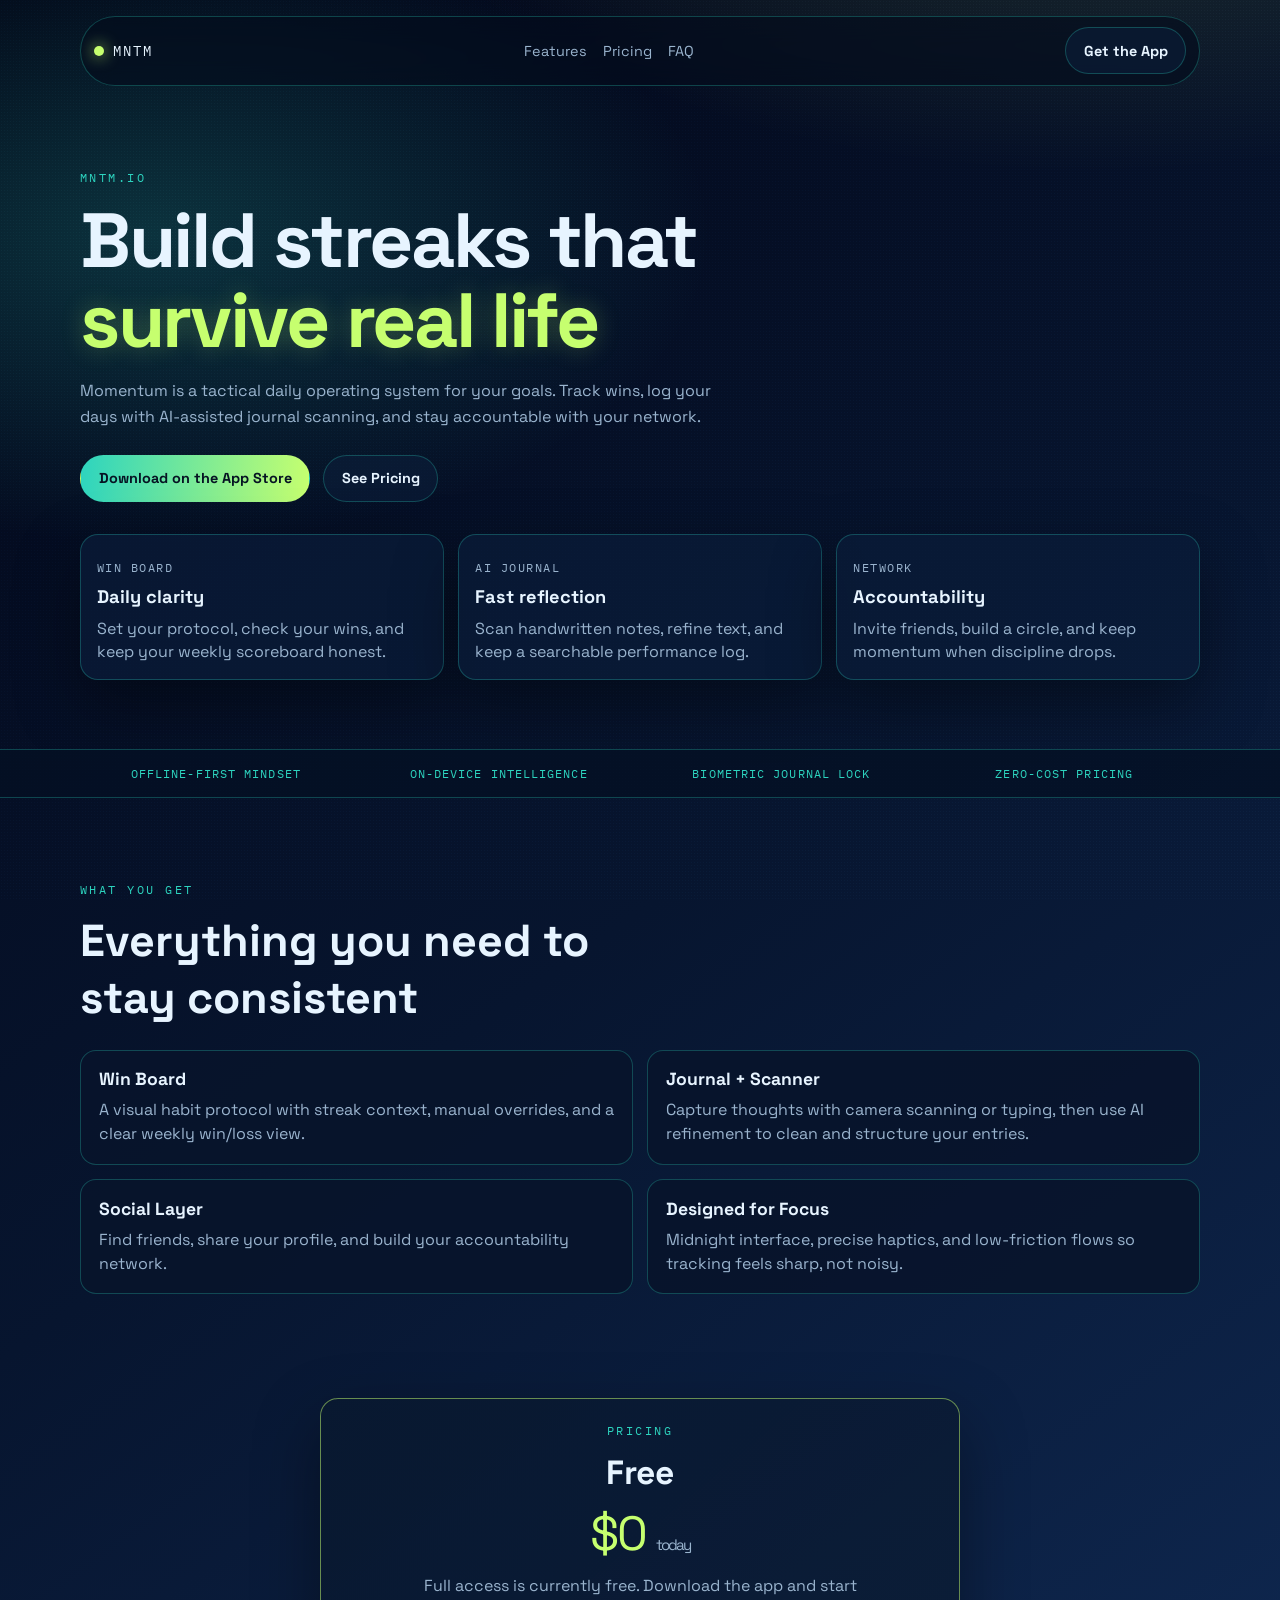
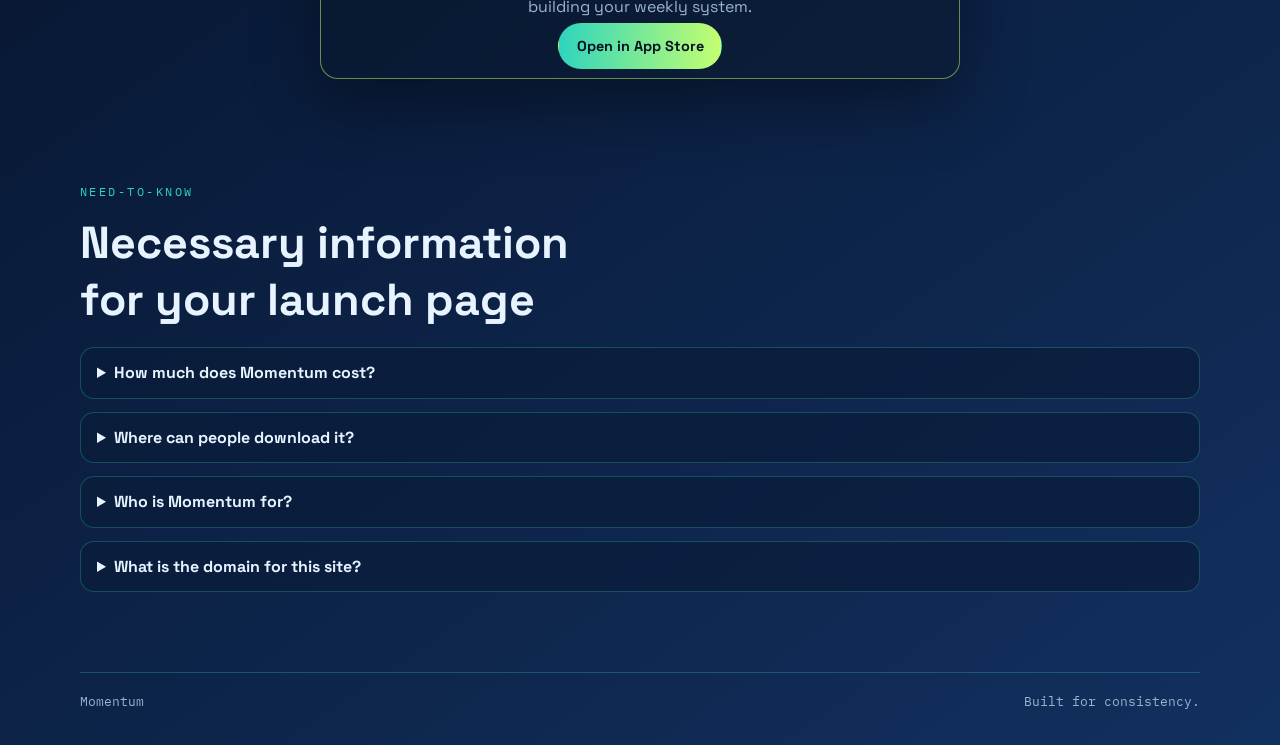
<file: _cleanup_archive_2026-02-19/index.html>
<!doctype html>
<html lang="en">
  <head>
    <meta charset="UTF-8" />
    <meta name="viewport" content="width=device-width, initial-scale=1.0" />
    <title>Momentum | Win Your Week</title>
    <meta
      name="description"
      content="Momentum helps you win your week with habit tracking, AI-assisted journaling, and social accountability. Free on the App Store."
    />
    <link rel="preconnect" href="https://fonts.googleapis.com" />
    <link rel="preconnect" href="https://fonts.gstatic.com" crossorigin />
    <link
      href="https://fonts.googleapis.com/css2?family=Space+Grotesk:wght@400;500;700&family=IBM+Plex+Mono:wght@400;500;600&display=swap"
      rel="stylesheet"
    />
    <link rel="stylesheet" href="./styles.css" />
  </head>
  <body>
    <div class="noise"></div>

    <header class="topbar shell">
      <div class="brand">
        <span class="brand-dot"></span>
        <span class="brand-text">MNTM</span>
      </div>
      <nav class="nav-links">
        <a href="#features">Features</a>
        <a href="#pricing">Pricing</a>
        <a href="#faq">FAQ</a>
      </nav>
      <a class="button ghost" data-app-store-link href="#">Get the App</a>
    </header>

    <main>
      <section class="hero shell reveal">
        <p class="eyebrow">MNTM.IO</p>
        <h1>
          Build streaks that
          <span class="highlight">survive real life</span>
        </h1>
        <p class="subhead">
          Momentum is a tactical daily operating system for your goals. Track wins,
          log your days with AI-assisted journal scanning, and stay accountable with
          your network.
        </p>

        <div class="hero-cta">
          <a class="button primary" data-app-store-link href="#">Download on the App Store</a>
          <a class="button ghost" href="#pricing">See Pricing</a>
        </div>

        <div class="hero-grid">
          <article class="tile">
            <p class="tile-label">WIN BOARD</p>
            <h3>Daily clarity</h3>
            <p>Set your protocol, check your wins, and keep your weekly scoreboard honest.</p>
          </article>
          <article class="tile">
            <p class="tile-label">AI JOURNAL</p>
            <h3>Fast reflection</h3>
            <p>Scan handwritten notes, refine text, and keep a searchable performance log.</p>
          </article>
          <article class="tile">
            <p class="tile-label">NETWORK</p>
            <h3>Accountability</h3>
            <p>Invite friends, build a circle, and keep momentum when discipline drops.</p>
          </article>
        </div>
      </section>

      <section class="signal-strip reveal">
        <div class="shell strip-content">
          <p>Offline-first mindset</p>
          <p>On-device intelligence</p>
          <p>Biometric journal lock</p>
          <p>Zero-cost pricing</p>
        </div>
      </section>

      <section id="features" class="features shell">
        <div class="section-head reveal">
          <p class="eyebrow">What You Get</p>
          <h2>Everything you need to stay consistent</h2>
        </div>

        <div class="feature-layout">
          <article class="feature-card reveal">
            <h3>Win Board</h3>
            <p>
              A visual habit protocol with streak context, manual overrides, and a
              clear weekly win/loss view.
            </p>
          </article>

          <article class="feature-card reveal">
            <h3>Journal + Scanner</h3>
            <p>
              Capture thoughts with camera scanning or typing, then use AI refinement
              to clean and structure your entries.
            </p>
          </article>

          <article class="feature-card reveal">
            <h3>Social Layer</h3>
            <p>
              Find friends, share your profile, and build your accountability network.
            </p>
          </article>

          <article class="feature-card reveal">
            <h3>Designed for Focus</h3>
            <p>
              Midnight interface, precise haptics, and low-friction flows so tracking
              feels sharp, not noisy.
            </p>
          </article>
        </div>
      </section>

      <section id="pricing" class="pricing shell reveal">
        <div class="price-card">
          <p class="eyebrow">Pricing</p>
          <h2>Free</h2>
          <p class="price-value">$0 <span>today</span></p>
          <p class="price-note">
            Full access is currently free. Download the app and start building your
            weekly system.
          </p>
          <a class="button primary" data-app-store-link href="#">Open in App Store</a>
        </div>
      </section>

      <section id="faq" class="faq shell">
        <div class="section-head reveal">
          <p class="eyebrow">Need-To-Know</p>
          <h2>Necessary information for your launch page</h2>
        </div>

        <div class="faq-list">
          <details class="reveal">
            <summary>How much does Momentum cost?</summary>
            <p>Momentum is currently free.</p>
          </details>

          <details class="reveal">
            <summary>Where can people download it?</summary>
            <p>
              Use the App Store buttons across this page. Update the URL once in
              <code>website/script.js</code> and all buttons will follow it.
            </p>
          </details>

          <details class="reveal">
            <summary>Who is Momentum for?</summary>
            <p>
              People who want structure without complexity: founders, students,
              athletes, and anyone trying to keep promises to themselves.
            </p>
          </details>

          <details class="reveal">
            <summary>What is the domain for this site?</summary>
            <p>Deploy this folder at <code>mntm.io</code> (or any subdomain you choose).</p>
          </details>
        </div>
      </section>
    </main>

    <footer class="shell footer">
      <p>Momentum</p>
      <p>Built for consistency.</p>
    </footer>

    <script src="./script.js"></script>
  </body>
</html>
</file>
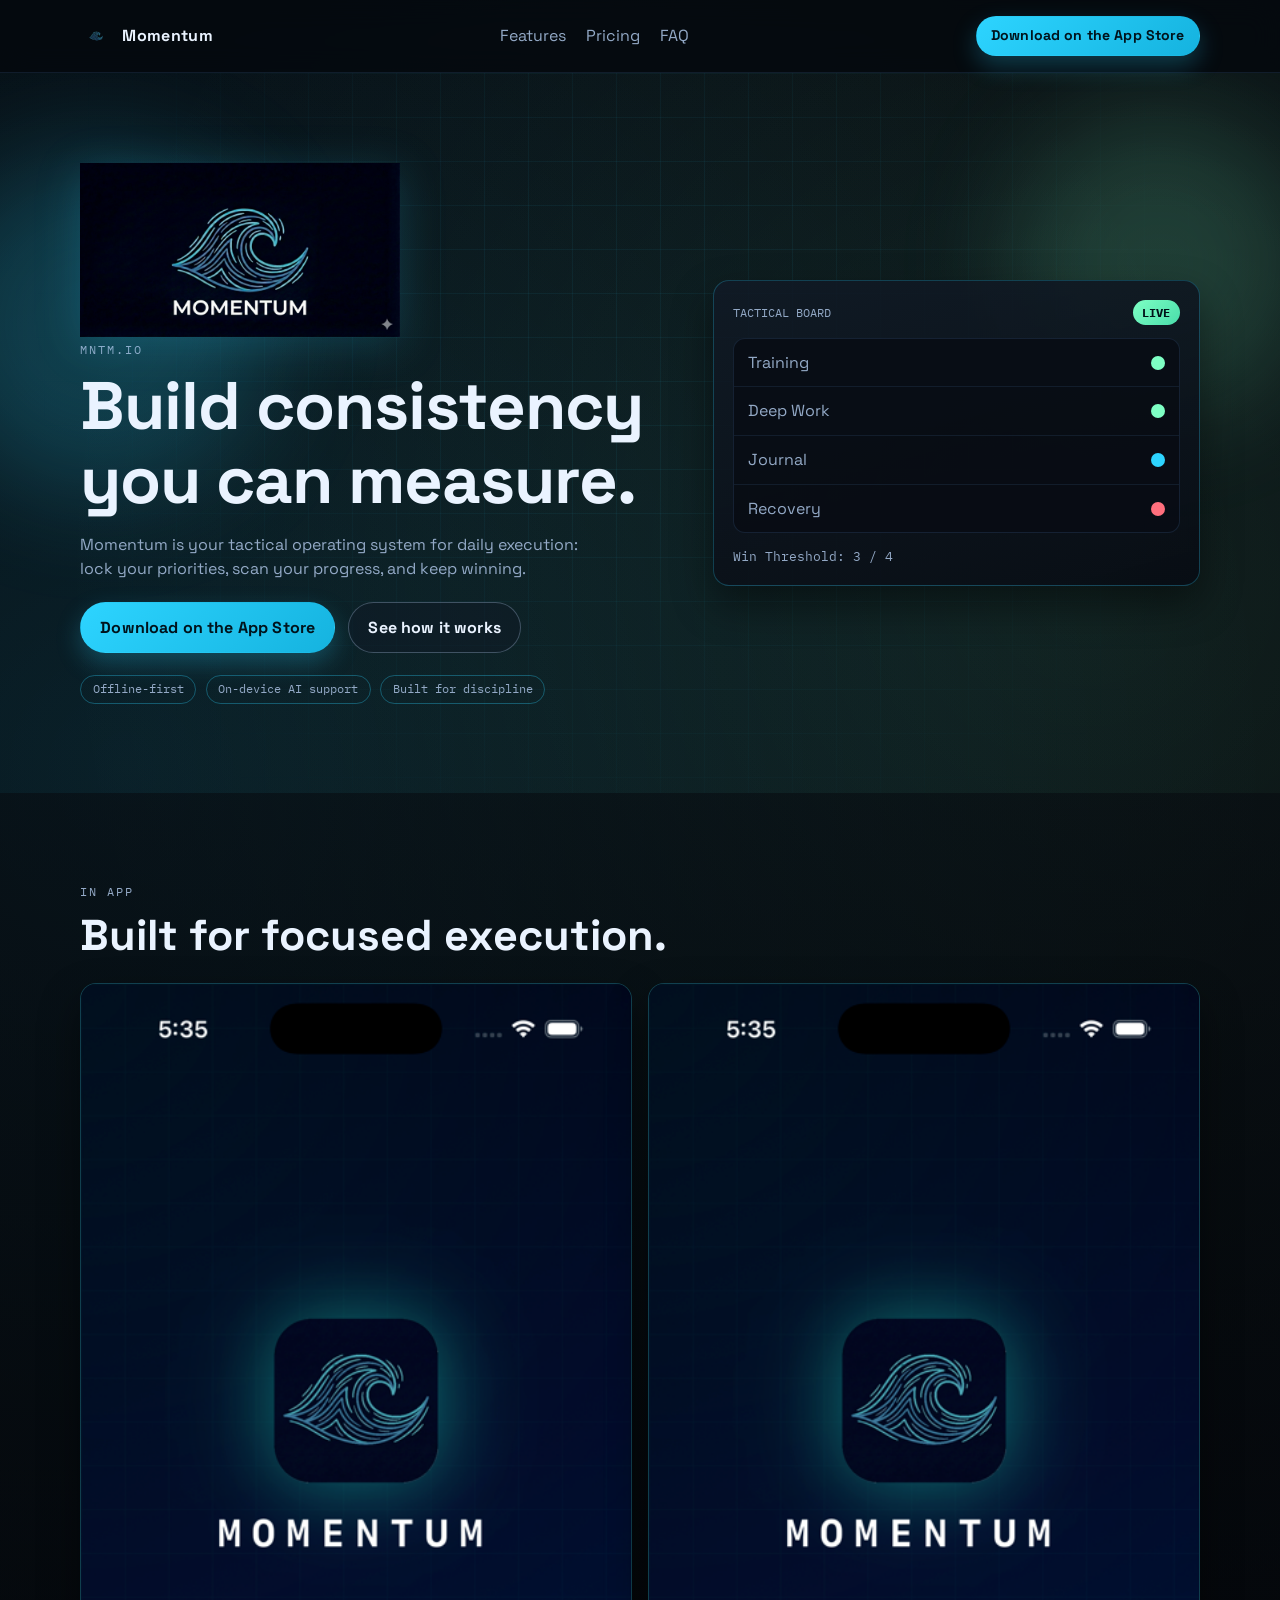
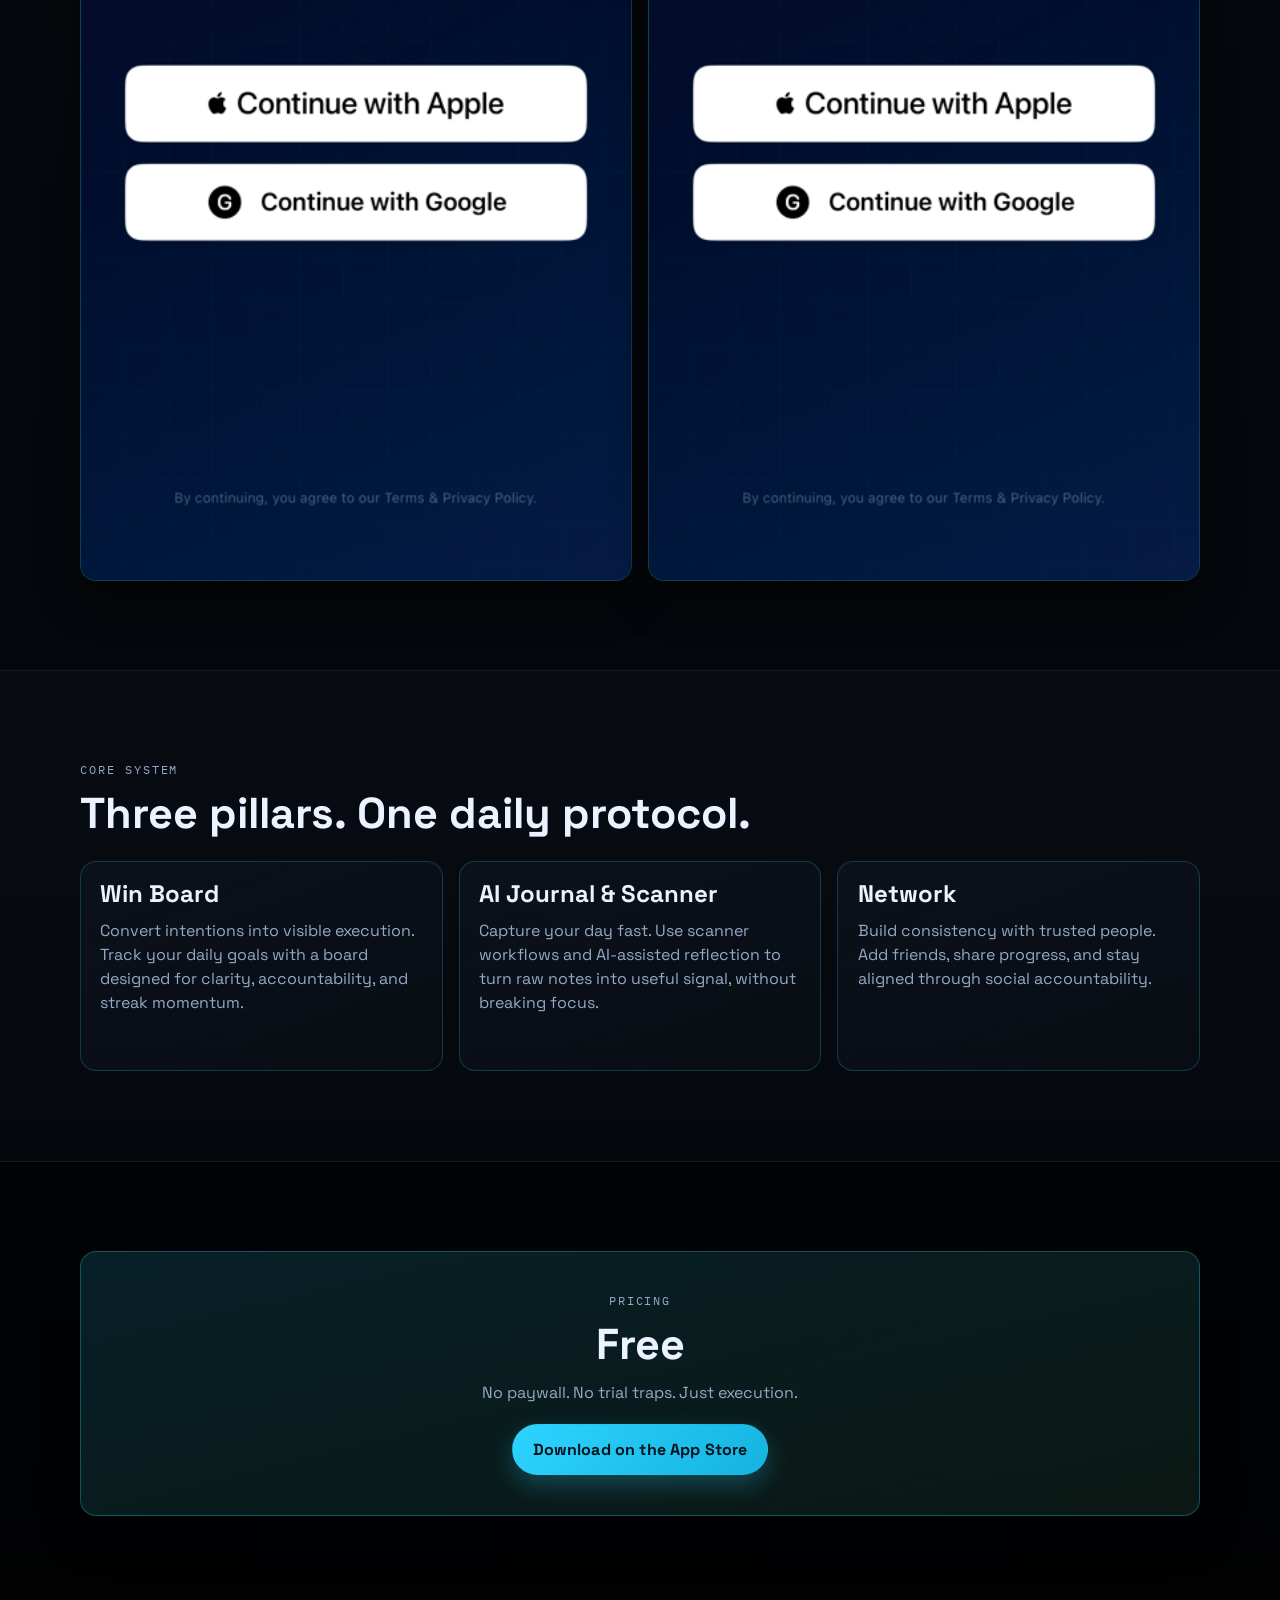
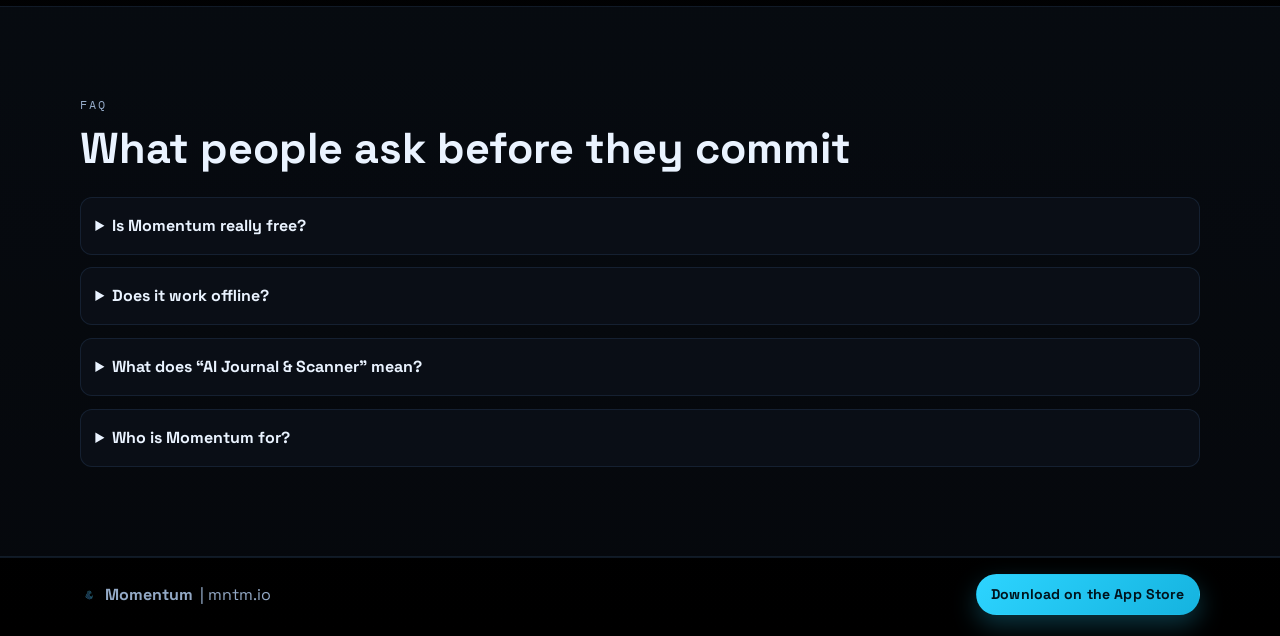
<file: website/index.html>
<!doctype html>
<html lang="en">
  <head>
    <meta charset="utf-8" />
    <meta name="viewport" content="width=device-width, initial-scale=1" />
    <meta
      name="description"
      content="Momentum: a tactical consistency system to win your day with clarity, discipline, and momentum."
    />
    <title>Momentum | Tactical Consistency System</title>
    <link rel="preconnect" href="https://fonts.googleapis.com" />
    <link rel="preconnect" href="https://fonts.gstatic.com" crossorigin />
    <link
      href="https://fonts.googleapis.com/css2?family=Space+Grotesk:wght@400;500;700&family=IBM+Plex+Mono:wght@400;500;700&display=swap"
      rel="stylesheet"
    />
    <link rel="stylesheet" href="./styles.css" />
  </head>
  <body>
    <a class="skip-link" href="#main-content">Skip to content</a>

    <header class="site-header">
      <div class="container nav-wrap">
        <a href="#" class="brand" aria-label="Momentum home">
          <img
            class="brand-icon"
            src="./assets/logos/momentum-icon.png"
            alt="Momentum logo icon"
            width="32"
            height="32"
          />
          <span class="brand-text">Momentum</span>
        </a>
        <nav aria-label="Primary navigation">
          <ul class="nav-links">
            <li><a href="#features">Features</a></li>
            <li><a href="#pricing">Pricing</a></li>
            <li><a href="#faq">FAQ</a></li>
          </ul>
        </nav>
        <a data-appstore-cta class="btn btn-small btn-primary" href="#">
          Download on the App Store
        </a>
      </div>
    </header>

    <main id="main-content">
      <section class="hero section">
        <div class="hero-bg-grid" aria-hidden="true"></div>
        <div class="hero-glow hero-glow-a" aria-hidden="true"></div>
        <div class="hero-glow hero-glow-b" aria-hidden="true"></div>
        <div class="container hero-layout">
          <div class="hero-copy reveal">
            <img
              class="hero-wordmark"
              src="./assets/logos/momentum-wordmark.png"
              alt="Momentum"
              loading="eager"
            />
            <p class="eyebrow">mntm.io</p>
            <h1>Build consistency you can measure.</h1>
            <p class="lede">
              Momentum is your tactical operating system for daily execution:
              lock your priorities, scan your progress, and keep winning.
            </p>
            <div class="cta-row">
              <a data-appstore-cta class="btn btn-primary" href="#"
                >Download on the App Store</a
              >
              <a class="btn btn-ghost" href="#features">See how it works</a>
            </div>
            <ul class="signal-row" aria-label="Key metrics">
              <li><span>Offline-first</span></li>
              <li><span>On-device AI support</span></li>
              <li><span>Built for discipline</span></li>
            </ul>
          </div>
          <div class="hero-panel reveal" aria-label="Momentum tactical board preview">
            <div class="panel-head">
              <span>TACTICAL BOARD</span>
              <span class="status-chip">LIVE</span>
            </div>
            <div class="board">
              <div class="board-row">
                <span>Training</span><span class="dot complete"></span>
              </div>
              <div class="board-row">
                <span>Deep Work</span><span class="dot complete"></span>
              </div>
              <div class="board-row">
                <span>Journal</span><span class="dot partial"></span>
              </div>
              <div class="board-row">
                <span>Recovery</span><span class="dot pending"></span>
              </div>
            </div>
            <p class="panel-foot">Win Threshold: 3 / 4</p>
          </div>
        </div>
      </section>

      <section class="section app-preview">
        <div class="container">
          <div class="section-head reveal">
            <p class="eyebrow">In App</p>
            <h2>Built for focused execution.</h2>
          </div>
          <div class="preview-grid">
            <figure class="preview-card reveal">
              <img
                src="./assets/screenshots/momentum-01.png"
                alt="Momentum app screen preview in iOS Simulator"
                loading="lazy"
              />
            </figure>
            <figure class="preview-card reveal">
              <img
                src="./assets/screenshots/momentum-02.png"
                alt="Momentum app screen showing tactical interface"
                loading="lazy"
              />
            </figure>
          </div>
        </div>
      </section>

      <section id="features" class="section section-dark">
        <div class="container">
          <div class="section-head reveal">
            <p class="eyebrow">Core System</p>
            <h2>Three pillars. One daily protocol.</h2>
          </div>
          <div class="feature-grid">
            <article class="feature-card reveal">
              <h3>Win Board</h3>
              <p>
                Convert intentions into visible execution. Track your daily goals with a board
                designed for clarity, accountability, and streak momentum.
              </p>
            </article>
            <article class="feature-card reveal">
              <h3>AI Journal & Scanner</h3>
              <p>
                Capture your day fast. Use scanner workflows and AI-assisted reflection to turn
                raw notes into useful signal, without breaking focus.
              </p>
            </article>
            <article class="feature-card reveal">
              <h3>Network</h3>
              <p>
                Build consistency with trusted people. Add friends, share progress, and stay
                aligned through social accountability.
              </p>
            </article>
          </div>
        </div>
      </section>

      <section id="pricing" class="section pricing">
        <div class="container pricing-wrap reveal">
          <p class="eyebrow">Pricing</p>
          <h2>Free</h2>
          <p class="price-sub">No paywall. No trial traps. Just execution.</p>
          <a data-appstore-cta class="btn btn-primary" href="#"
            >Download on the App Store</a
          >
        </div>
      </section>

      <section id="faq" class="section section-dark">
        <div class="container">
          <div class="section-head reveal">
            <p class="eyebrow">FAQ</p>
            <h2>What people ask before they commit</h2>
          </div>
          <div class="faq-list">
            <details class="faq-item reveal">
              <summary>Is Momentum really free?</summary>
              <p>Yes. Momentum is currently free to download and use.</p>
            </details>
            <details class="faq-item reveal">
              <summary>Does it work offline?</summary>
              <p>
                Yes. The app is designed around offline-first behavior so your daily system keeps
                running even without network access.
              </p>
            </details>
            <details class="faq-item reveal">
              <summary>What does “AI Journal & Scanner” mean?</summary>
              <p>
                You can scan and process journal content quickly and use AI-assisted workflows to
                organize and reflect on your notes.
              </p>
            </details>
            <details class="faq-item reveal">
              <summary>Who is Momentum for?</summary>
              <p>
                People who want a tactical, consistency-first routine for work, training, and life.
              </p>
            </details>
          </div>
        </div>
      </section>
    </main>

    <footer class="site-footer">
      <div class="container footer-wrap">
        <p class="footer-brand">
          <img
            class="footer-icon"
            src="./assets/logos/momentum-icon.png"
            alt=""
            width="18"
            height="18"
          />
          <strong>Momentum</strong> | mntm.io
        </p>
        <a data-appstore-cta class="btn btn-small btn-primary" href="#">
          Download on the App Store
        </a>
      </div>
    </footer>

    <script src="./script.js"></script>
  </body>
</html>
</file>
<file: _cleanup_archive_2026-02-19/styles.css>
:root {
  --bg-0: #020617;
  --bg-1: #07152f;
  --bg-2: #12305f;
  --ink: #e7f4ff;
  --ink-dim: #9ab4ce;
  --cyan: #2dd4bf;
  --lime: #c6ff6f;
  --line: rgba(45, 212, 191, 0.28);
  --panel: rgba(11, 28, 58, 0.72);
  --panel-strong: rgba(8, 20, 44, 0.9);
  --shadow: 0 25px 65px rgba(0, 0, 0, 0.38);
}

* {
  box-sizing: border-box;
}

html,
body {
  margin: 0;
  padding: 0;
}

body {
  min-height: 100vh;
  font-family: "Space Grotesk", sans-serif;
  background:
    radial-gradient(1200px 700px at 85% -12%, rgba(198, 255, 111, 0.18), transparent 65%),
    radial-gradient(900px 500px at 12% 10%, rgba(45, 212, 191, 0.2), transparent 62%),
    linear-gradient(145deg, var(--bg-0), var(--bg-1) 42%, var(--bg-2));
  color: var(--ink);
  overflow-x: hidden;
}

.noise {
  position: fixed;
  inset: 0;
  pointer-events: none;
  opacity: 0.16;
  background-image: radial-gradient(rgba(255, 255, 255, 0.8) 0.45px, transparent 0.45px);
  background-size: 3px 3px;
  mix-blend-mode: soft-light;
}

.shell {
  width: min(1120px, calc(100% - 2.4rem));
  margin-inline: auto;
}

.topbar {
  position: sticky;
  top: 0;
  z-index: 100;
  display: flex;
  align-items: center;
  justify-content: space-between;
  gap: 1rem;
  margin-top: 1rem;
  padding: 0.65rem 0.8rem;
  background: rgba(4, 12, 28, 0.62);
  backdrop-filter: blur(14px);
  border: 1px solid var(--line);
  border-radius: 999px;
}

.brand {
  display: inline-flex;
  align-items: center;
  gap: 0.55rem;
  font-family: "IBM Plex Mono", monospace;
  font-size: 0.88rem;
  letter-spacing: 0.14em;
}

.brand-dot {
  width: 0.65rem;
  height: 0.65rem;
  border-radius: 50%;
  background: var(--lime);
  box-shadow: 0 0 16px var(--lime);
}

.nav-links {
  display: inline-flex;
  align-items: center;
  gap: 1rem;
}

.nav-links a {
  color: var(--ink-dim);
  text-decoration: none;
  font-size: 0.9rem;
}

.nav-links a:hover {
  color: var(--ink);
}

.hero {
  padding: 5.2rem 0 2rem;
}

.eyebrow {
  margin: 0;
  font-family: "IBM Plex Mono", monospace;
  font-size: 0.78rem;
  letter-spacing: 0.2em;
  color: var(--cyan);
  text-transform: uppercase;
}

h1,
h2,
h3,
p {
  margin: 0;
}

h1 {
  margin-top: 1rem;
  max-width: 15ch;
  font-size: clamp(2rem, 6vw, 4.8rem);
  line-height: 1.04;
  letter-spacing: -0.03em;
}

.highlight {
  color: var(--lime);
  text-shadow: 0 0 24px rgba(198, 255, 111, 0.26);
}

.subhead {
  margin-top: 1.1rem;
  max-width: 64ch;
  color: var(--ink-dim);
  line-height: 1.6;
}

.hero-cta {
  display: flex;
  align-items: center;
  gap: 0.8rem;
  flex-wrap: wrap;
  margin-top: 1.6rem;
}

.button {
  border-radius: 999px;
  padding: 0.84rem 1.1rem;
  font-weight: 700;
  text-decoration: none;
  font-size: 0.9rem;
  border: 1px solid transparent;
  transition: transform 180ms ease, background 180ms ease, color 180ms ease;
}

.button:hover {
  transform: translateY(-2px);
}

.button.primary {
  background: linear-gradient(95deg, var(--cyan), var(--lime));
  color: #061323;
}

.button.ghost {
  border-color: var(--line);
  background: rgba(13, 31, 59, 0.6);
  color: var(--ink);
}

.hero-grid {
  margin-top: 2rem;
  display: grid;
  grid-template-columns: repeat(3, minmax(0, 1fr));
  gap: 0.9rem;
}

.tile {
  padding: 1rem;
  border-radius: 18px;
  border: 1px solid var(--line);
  background: var(--panel);
  box-shadow: var(--shadow);
}

.tile-label {
  font-family: "IBM Plex Mono", monospace;
  font-size: 0.72rem;
  color: var(--cyan);
  letter-spacing: 0.13em;
  margin-bottom: 0.55rem;
}

.tile h3 {
  font-size: 1.14rem;
}

.tile p {
  margin-top: 0.55rem;
  color: var(--ink-dim);
  line-height: 1.45;
}

.signal-strip {
  margin-top: 2.3rem;
  border-block: 1px solid var(--line);
  background: rgba(4, 17, 36, 0.76);
}

.strip-content {
  padding: 1rem 0;
  display: grid;
  grid-template-columns: repeat(4, minmax(0, 1fr));
  gap: 0.7rem;
}

.strip-content p {
  font-family: "IBM Plex Mono", monospace;
  font-size: 0.76rem;
  color: var(--cyan);
  text-align: center;
  letter-spacing: 0.09em;
  text-transform: uppercase;
}

.features {
  padding: 5.2rem 0 2rem;
}

.section-head h2 {
  margin-top: 0.9rem;
  font-size: clamp(1.8rem, 4vw, 2.8rem);
  max-width: 18ch;
}

.feature-layout {
  margin-top: 1.5rem;
  display: grid;
  grid-template-columns: repeat(2, minmax(0, 1fr));
  gap: 0.9rem;
}

.feature-card {
  padding: 1.1rem;
  border-radius: 16px;
  border: 1px solid var(--line);
  background: var(--panel-strong);
}

.feature-card h3 {
  font-size: 1.1rem;
}

.feature-card p {
  margin-top: 0.5rem;
  color: var(--ink-dim);
  line-height: 1.5;
}

.pricing {
  padding: 4.5rem 0 2rem;
}

.price-card {
  max-width: 640px;
  margin-inline: auto;
  padding: 1.4rem;
  border: 1px solid rgba(198, 255, 111, 0.5);
  border-radius: 18px;
  background: linear-gradient(140deg, rgba(9, 24, 48, 0.92), rgba(11, 29, 55, 0.9));
  text-align: center;
  box-shadow: var(--shadow);
}

.price-card h2 {
  margin-top: 0.8rem;
  font-size: 2.1rem;
}

.price-value {
  margin-top: 0.6rem;
  font-size: 3rem;
  color: var(--lime);
  letter-spacing: -0.04em;
}

.price-value span {
  font-size: 0.95rem;
  color: var(--ink-dim);
}

.price-note {
  margin: 0.7rem auto 1.1rem;
  color: var(--ink-dim);
  max-width: 46ch;
}

.faq {
  padding: 4.5rem 0 5rem;
}

.faq-list {
  margin-top: 1.2rem;
  display: grid;
  gap: 0.8rem;
}

details {
  border: 1px solid var(--line);
  border-radius: 14px;
  background: var(--panel);
  padding: 0.9rem 1rem;
}

summary {
  cursor: pointer;
  font-weight: 700;
}

details p {
  margin-top: 0.6rem;
  color: var(--ink-dim);
  line-height: 1.5;
}

code {
  font-family: "IBM Plex Mono", monospace;
  color: var(--lime);
  background: rgba(198, 255, 111, 0.1);
  padding: 0.04rem 0.3rem;
  border-radius: 6px;
}

.footer {
  display: flex;
  justify-content: space-between;
  gap: 1rem;
  border-top: 1px solid var(--line);
  padding: 1.2rem 0 2.2rem;
  color: var(--ink-dim);
  font-family: "IBM Plex Mono", monospace;
  font-size: 0.8rem;
}

.reveal {
  opacity: 0;
  transform: translateY(18px);
  transition: opacity 540ms ease, transform 540ms ease;
}

.reveal.show {
  opacity: 1;
  transform: translateY(0);
}

@media (max-width: 980px) {
  .hero-grid,
  .strip-content,
  .feature-layout {
    grid-template-columns: 1fr;
  }

  .topbar {
    border-radius: 18px;
  }

  .nav-links {
    display: none;
  }

  .footer {
    flex-direction: column;
    align-items: flex-start;
  }
}
</file>
<file: website/styles.css>
:root {
  --bg: #06090e;
  --bg-deep: #030508;
  --surface: #0b1119;
  --surface-2: #111a26;
  --line: #1f3148;
  --text: #eaf3ff;
  --text-dim: #93a9c6;
  --accent: #2dd4ff;
  --accent-2: #7effc4;
  --danger: #ff6f7d;
  --radius: 16px;
  --shadow: 0 18px 40px rgba(0, 0, 0, 0.45);
}

*,
*::before,
*::after {
  box-sizing: border-box;
}

html,
body {
  margin: 0;
  padding: 0;
}

body {
  font-family: "Space Grotesk", sans-serif;
  color: var(--text);
  background:
    radial-gradient(circle at 10% 20%, rgba(45, 212, 255, 0.12), transparent 35%),
    radial-gradient(circle at 85% 15%, rgba(126, 255, 196, 0.1), transparent 30%),
    linear-gradient(180deg, var(--bg), var(--bg-deep) 48%, #000 100%);
  line-height: 1.5;
}

a {
  color: inherit;
}

.container {
  width: min(1120px, calc(100% - 2rem));
  margin-inline: auto;
}

.section {
  padding: clamp(3.5rem, 7vw, 7rem) 0;
}

.section-dark {
  background: linear-gradient(180deg, rgba(11, 17, 25, 0.6), rgba(6, 9, 14, 0.9));
  border-top: 1px solid rgba(31, 49, 72, 0.45);
  border-bottom: 1px solid rgba(31, 49, 72, 0.45);
}

.skip-link {
  position: absolute;
  left: -9999px;
  top: 0;
}

.skip-link:focus {
  left: 1rem;
  top: 1rem;
  background: #fff;
  color: #000;
  padding: 0.5rem 0.75rem;
  border-radius: 8px;
}

.site-header {
  position: sticky;
  top: 0;
  z-index: 20;
  backdrop-filter: blur(14px);
  background: rgba(4, 8, 13, 0.8);
  border-bottom: 1px solid rgba(31, 49, 72, 0.5);
}

.nav-wrap {
  min-height: 72px;
  display: flex;
  align-items: center;
  justify-content: space-between;
  gap: 1rem;
}

.brand {
  display: inline-flex;
  align-items: center;
  gap: 0.65rem;
  text-decoration: none;
}

.brand-icon {
  width: 2rem;
  height: 2rem;
  object-fit: contain;
  display: block;
}

.brand-text {
  font-weight: 700;
  letter-spacing: 0.02em;
}

.nav-links {
  list-style: none;
  display: flex;
  align-items: center;
  gap: 1.25rem;
  margin: 0;
  padding: 0;
}

.nav-links a {
  text-decoration: none;
  color: var(--text-dim);
  transition: color 200ms ease;
}

.nav-links a:hover,
.nav-links a:focus-visible {
  color: var(--text);
}

.btn {
  display: inline-flex;
  align-items: center;
  justify-content: center;
  border: 1px solid transparent;
  border-radius: 999px;
  padding: 0.78rem 1.2rem;
  text-decoration: none;
  font-weight: 700;
  letter-spacing: 0.01em;
  transition:
    transform 180ms ease,
    box-shadow 180ms ease,
    background 180ms ease,
    border-color 180ms ease;
}

.btn:hover,
.btn:focus-visible {
  transform: translateY(-1px);
}

.btn-primary {
  background: linear-gradient(135deg, var(--accent), #15b3df);
  color: #00131c;
  box-shadow: 0 10px 24px rgba(45, 212, 255, 0.25);
}

.btn-primary:hover,
.btn-primary:focus-visible {
  box-shadow: 0 14px 30px rgba(45, 212, 255, 0.32);
}

.btn-ghost {
  border-color: rgba(147, 169, 198, 0.38);
  color: var(--text);
  background: rgba(17, 26, 38, 0.45);
}

.btn-small {
  padding: 0.55rem 0.9rem;
  font-size: 0.88rem;
}

.hero {
  position: relative;
  overflow: clip;
}

.hero-bg-grid {
  position: absolute;
  inset: 0;
  background-image:
    linear-gradient(rgba(45, 212, 255, 0.06) 1px, transparent 1px),
    linear-gradient(90deg, rgba(45, 212, 255, 0.06) 1px, transparent 1px);
  background-size: 44px 44px;
  mask-image: radial-gradient(circle at 50% 35%, #000 20%, transparent 78%);
  pointer-events: none;
}

.hero-glow {
  position: absolute;
  border-radius: 999px;
  filter: blur(54px);
  pointer-events: none;
}

.hero-glow-a {
  width: 340px;
  height: 340px;
  background: rgba(45, 212, 255, 0.2);
  left: -70px;
  top: 80px;
}

.hero-glow-b {
  width: 300px;
  height: 300px;
  background: rgba(126, 255, 196, 0.16);
  right: -30px;
  top: 40px;
}

.hero-layout {
  position: relative;
  display: grid;
  gap: clamp(1.5rem, 3vw, 2.5rem);
  grid-template-columns: 1.1fr 0.9fr;
  align-items: center;
}

.eyebrow {
  font-family: "IBM Plex Mono", monospace;
  text-transform: uppercase;
  letter-spacing: 0.16em;
  font-size: 0.76rem;
  color: var(--text-dim);
  margin: 0 0 0.65rem;
}

.hero-wordmark {
  width: min(320px, 62vw);
  height: auto;
  display: block;
  margin-bottom: 0.25rem;
  filter: drop-shadow(0 8px 22px rgba(45, 212, 255, 0.18));
}

h1,
h2,
h3 {
  margin: 0;
  line-height: 1.1;
}

h1 {
  font-size: clamp(2rem, 5.6vw, 4.2rem);
  letter-spacing: -0.015em;
}

h2 {
  font-size: clamp(1.65rem, 3.8vw, 2.7rem);
}

h3 {
  font-size: clamp(1.2rem, 2vw, 1.5rem);
}

.lede {
  color: var(--text-dim);
  max-width: 52ch;
  margin-top: 1rem;
}

.cta-row {
  margin-top: 1.3rem;
  display: flex;
  flex-wrap: wrap;
  gap: 0.8rem;
}

.signal-row {
  margin: 1.35rem 0 0;
  padding: 0;
  list-style: none;
  display: flex;
  flex-wrap: wrap;
  gap: 0.6rem;
}

.signal-row li {
  border: 1px solid rgba(45, 212, 255, 0.32);
  border-radius: 999px;
  padding: 0.28rem 0.72rem;
  font-family: "IBM Plex Mono", monospace;
  font-size: 0.75rem;
  color: var(--text-dim);
}

.hero-panel {
  background: linear-gradient(165deg, rgba(17, 26, 38, 0.88), rgba(8, 13, 20, 0.95));
  border: 1px solid rgba(45, 212, 255, 0.25);
  border-radius: var(--radius);
  box-shadow: var(--shadow);
  padding: 1.2rem;
}

.panel-head {
  display: flex;
  align-items: center;
  justify-content: space-between;
  color: var(--text-dim);
  font-family: "IBM Plex Mono", monospace;
  font-size: 0.77rem;
  margin-bottom: 0.8rem;
}

.status-chip {
  color: #001017;
  background: linear-gradient(135deg, var(--accent-2), #49ddaa);
  border-radius: 999px;
  padding: 0.2rem 0.6rem;
  font-weight: 700;
}

.board {
  border: 1px solid rgba(31, 49, 72, 0.6);
  border-radius: 12px;
  background: rgba(8, 13, 20, 0.9);
  overflow: hidden;
}

.board-row {
  display: flex;
  justify-content: space-between;
  align-items: center;
  gap: 1rem;
  padding: 0.74rem 0.85rem;
  border-bottom: 1px solid rgba(31, 49, 72, 0.45);
  color: var(--text-dim);
}

.board-row:last-child {
  border-bottom: 0;
}

.dot {
  width: 14px;
  height: 14px;
  border-radius: 999px;
}

.complete {
  background: var(--accent-2);
}

.partial {
  background: var(--accent);
}

.pending {
  background: var(--danger);
}

.panel-foot {
  margin: 0.85rem 0 0;
  color: var(--text-dim);
  font-family: "IBM Plex Mono", monospace;
  font-size: 0.8rem;
}

.section-head {
  margin-bottom: 1.5rem;
}

.feature-grid {
  display: grid;
  grid-template-columns: repeat(3, 1fr);
  gap: 1rem;
}

.app-preview {
  background: linear-gradient(180deg, rgba(7, 11, 16, 0.6), rgba(4, 7, 11, 0.95));
}

.preview-grid {
  display: grid;
  grid-template-columns: repeat(2, minmax(0, 1fr));
  gap: 1rem;
}

.preview-card {
  margin: 0;
  border-radius: var(--radius);
  overflow: hidden;
  border: 1px solid rgba(45, 212, 255, 0.25);
  background: rgba(9, 14, 21, 0.75);
  box-shadow: var(--shadow);
}

.preview-card img {
  width: 100%;
  display: block;
  height: auto;
}

.feature-card {
  background: linear-gradient(160deg, rgba(12, 18, 27, 0.96), rgba(9, 14, 21, 0.86));
  border: 1px solid rgba(45, 212, 255, 0.22);
  border-radius: var(--radius);
  padding: 1.2rem;
  min-height: 210px;
}

.feature-card p {
  margin-top: 0.7rem;
  color: var(--text-dim);
}

.pricing-wrap {
  text-align: center;
  background: linear-gradient(165deg, rgba(45, 212, 255, 0.14), rgba(126, 255, 196, 0.09));
  border: 1px solid rgba(45, 212, 255, 0.3);
  border-radius: var(--radius);
  padding: clamp(1.5rem, 4vw, 2.5rem);
  box-shadow: var(--shadow);
}

.price-sub {
  color: var(--text-dim);
  margin: 0.8rem auto 1.2rem;
  max-width: 34ch;
}

.faq-list {
  display: grid;
  gap: 0.8rem;
}

.faq-item {
  border: 1px solid rgba(31, 49, 72, 0.55);
  border-radius: 12px;
  background: rgba(11, 17, 25, 0.82);
  padding: 0.3rem 0.9rem;
}

.faq-item summary {
  cursor: pointer;
  font-weight: 700;
  padding: 0.7rem 0;
}

.faq-item p {
  color: var(--text-dim);
  margin: 0 0 0.9rem;
}

.site-footer {
  border-top: 1px solid rgba(31, 49, 72, 0.5);
  padding: 1rem 0 1.3rem;
}

.footer-wrap {
  display: flex;
  gap: 0.9rem;
  align-items: center;
  justify-content: space-between;
}

.footer-wrap p {
  margin: 0;
  color: var(--text-dim);
}

.footer-brand {
  display: inline-flex;
  align-items: center;
  gap: 0.45rem;
}

.footer-icon {
  display: block;
  border-radius: 4px;
}

.reveal {
  opacity: 0;
  transform: translateY(18px);
  transition:
    opacity 520ms ease,
    transform 520ms ease;
}

.reveal.is-visible {
  opacity: 1;
  transform: translateY(0);
}

@media (prefers-reduced-motion: reduce) {
  .reveal {
    opacity: 1;
    transform: none;
    transition: none;
  }

  .btn,
  .btn:hover,
  .btn:focus-visible {
    transition: none;
    transform: none;
  }
}

@media (max-width: 960px) {
  .hero-layout {
    grid-template-columns: 1fr;
  }

  .feature-grid {
    grid-template-columns: 1fr;
  }

  .preview-grid {
    grid-template-columns: 1fr;
  }

  .nav-links {
    display: none;
  }
}

@media (max-width: 620px) {
  .footer-wrap {
    flex-direction: column;
    align-items: flex-start;
  }

  .btn-small {
    width: 100%;
  }
}
</file>
